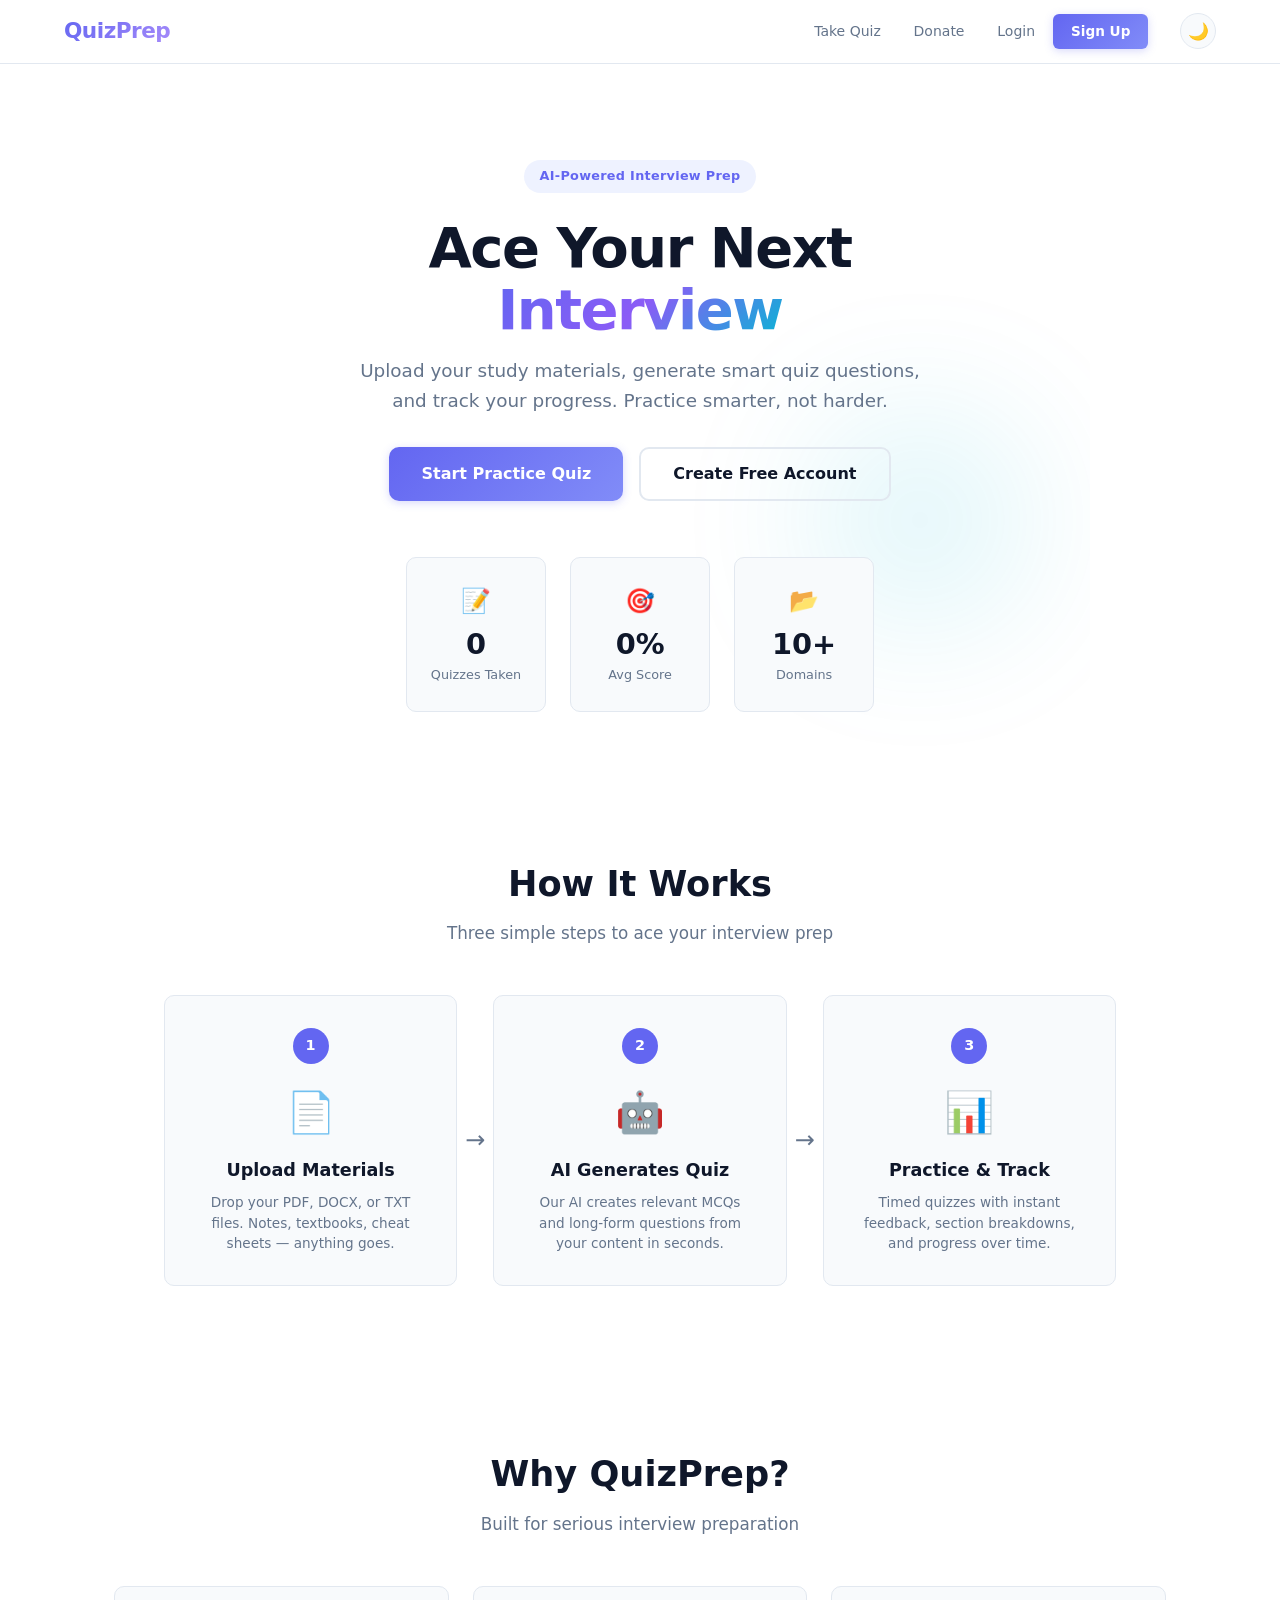
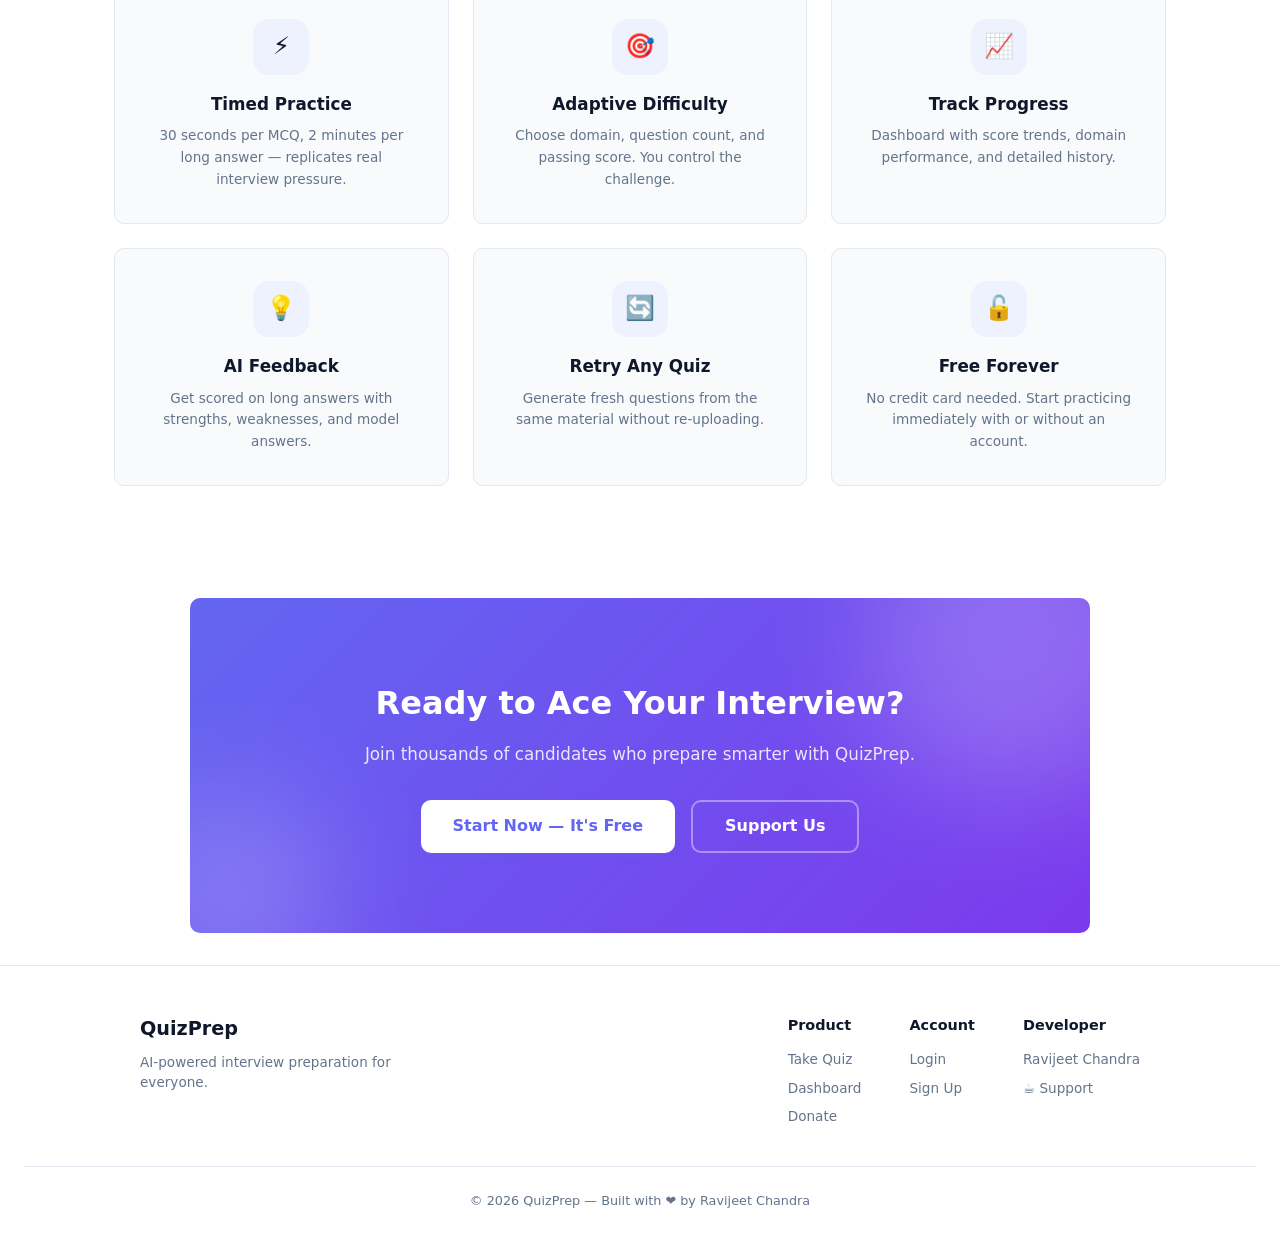
<file: frontend/index.html>
<!DOCTYPE html>
<html lang="en">
<head>
    <meta charset="UTF-8">
    <meta name="viewport" content="width=device-width, initial-scale=1.0">
    <title>QuizPrep — Ace Your Interviews</title>
    <link rel="stylesheet" href="css/style.css?v=5">
</head>
<body>
    <nav class="navbar">
        <div class="nav-container">
            <a href="." class="nav-brand">QuizPrep</a>
            <div class="nav-links">
                <a href="pages/quiz.html" class="nav-link">Take Quiz</a>
                <a href="pages/dashboard.html" class="nav-link" id="navDashboard" style="display:none">Dashboard</a>
                <a href="pages/donate.html" class="nav-link">Donate</a>
                <a href="pages/login.html" class="nav-link" id="navLogin">Login</a>
                <a href="pages/register.html" class="nav-link btn btn-primary" id="navRegister">Sign Up</a>
                <button class="nav-link" id="navLogout" style="display:none" onclick="handleLogout()">Logout</button>
            </div>
            <button class="theme-toggle" id="themeToggle" aria-label="Toggle theme">🌙</button>
            <button class="mobile-menu-btn" id="mobileMenuBtn">☰</button>
        </div>
    </nav>

    <main>
        <section class="hero">
            <div class="hero-bg">
                <div class="hero-blob hero-blob-1"></div>
                <div class="hero-blob hero-blob-2"></div>
                <div class="hero-blob hero-blob-3"></div>
            </div>
            <div class="hero-content">
                <div class="hero-badge">AI-Powered Interview Prep</div>
                <h1>Ace Your Next<br><span class="gradient-text">Interview</span></h1>
                <div class="welcome-message" id="welcomeMsg" style="display:none">
                    <p class="welcome-text">Welcome back, <strong id="welcomeName"></strong>!</p>
                </div>
                <p class="hero-subtitle">Upload your study materials, generate smart quiz questions, and track your progress. Practice smarter, not harder.</p>
                <div class="hero-actions">
                    <a href="pages/quiz.html" class="btn btn-primary btn-lg">Start Practice Quiz</a>
                    <a href="pages/register.html" class="btn btn-outline btn-lg" id="signupBtn">Create Free Account</a>
                </div>
                <div class="hero-stats">
                    <div class="stat-card">
                        <div class="stat-icon">📝</div>
                        <span class="stat-number" id="totalQuizzes">0</span>
                        <span class="stat-label">Quizzes Taken</span>
                    </div>
                    <div class="stat-card">
                        <div class="stat-icon">🎯</div>
                        <span class="stat-number" id="avgScore">0%</span>
                        <span class="stat-label">Avg Score</span>
                    </div>
                    <div class="stat-card">
                        <div class="stat-icon">📂</div>
                        <span class="stat-number">10+</span>
                        <span class="stat-label">Domains</span>
                    </div>
                </div>
            </div>
        </section>

        <section class="how-it-works">
            <div class="section-header">
                <h2>How It Works</h2>
                <p>Three simple steps to ace your interview prep</p>
            </div>
            <div class="steps-grid">
                <div class="step-card reveal">
                    <div class="step-number">1</div>
                    <div class="step-icon">📄</div>
                    <h3>Upload Materials</h3>
                    <p>Drop your PDF, DOCX, or TXT files. Notes, textbooks, cheat sheets — anything goes.</p>
                </div>
                <div class="step-connector">
                    <div class="connector-line"></div>
                    <div class="connector-arrow">→</div>
                </div>
                <div class="step-card reveal">
                    <div class="step-number">2</div>
                    <div class="step-icon">🤖</div>
                    <h3>AI Generates Quiz</h3>
                    <p>Our AI creates relevant MCQs and long-form questions from your content in seconds.</p>
                </div>
                <div class="step-connector">
                    <div class="connector-line"></div>
                    <div class="connector-arrow">→</div>
                </div>
                <div class="step-card reveal">
                    <div class="step-number">3</div>
                    <div class="step-icon">📊</div>
                    <h3>Practice & Track</h3>
                    <p>Timed quizzes with instant feedback, section breakdowns, and progress over time.</p>
                </div>
            </div>
        </section>

        <section class="features reveal">
            <div class="section-header">
                <h2>Why QuizPrep?</h2>
                <p>Built for serious interview preparation</p>
            </div>
            <div class="features-grid">
                <div class="feature-card reveal">
                    <div class="feature-icon-wrap">
                        <span class="feature-icon-inner">⚡</span>
                    </div>
                    <h3>Timed Practice</h3>
                    <p>30 seconds per MCQ, 2 minutes per long answer — replicates real interview pressure.</p>
                </div>
                <div class="feature-card reveal">
                    <div class="feature-icon-wrap">
                        <span class="feature-icon-inner">🎯</span>
                    </div>
                    <h3>Adaptive Difficulty</h3>
                    <p>Choose domain, question count, and passing score. You control the challenge.</p>
                </div>
                <div class="feature-card reveal">
                    <div class="feature-icon-wrap">
                        <span class="feature-icon-inner">📈</span>
                    </div>
                    <h3>Track Progress</h3>
                    <p>Dashboard with score trends, domain performance, and detailed history.</p>
                </div>
                <div class="feature-card reveal">
                    <div class="feature-icon-wrap">
                        <span class="feature-icon-inner">💡</span>
                    </div>
                    <h3>AI Feedback</h3>
                    <p>Get scored on long answers with strengths, weaknesses, and model answers.</p>
                </div>
                <div class="feature-card reveal">
                    <div class="feature-icon-wrap">
                        <span class="feature-icon-inner">🔄</span>
                    </div>
                    <h3>Retry Any Quiz</h3>
                    <p>Generate fresh questions from the same material without re-uploading.</p>
                </div>
                <div class="feature-card reveal">
                    <div class="feature-icon-wrap">
                        <span class="feature-icon-inner">🔓</span>
                    </div>
                    <h3>Free Forever</h3>
                    <p>No credit card needed. Start practicing immediately with or without an account.</p>
                </div>
            </div>
        </section>

        <section class="cta-section reveal">
            <div class="cta-bg">
                <div class="cta-blob cta-blob-1"></div>
                <div class="cta-blob cta-blob-2"></div>
            </div>
            <div class="cta-content">
                <h2>Ready to Ace Your Interview?</h2>
                <p>Join thousands of candidates who prepare smarter with QuizPrep.</p>
                <div class="cta-actions">
                    <a href="pages/quiz.html" class="btn btn-primary btn-lg">Start Now — It's Free</a>
                    <a href="pages/donate.html" class="btn btn-outline btn-lg">Support Us</a>
                </div>
            </div>
        </section>
    </main>

    <footer class="footer">
        <div class="footer-content">
            <div class="footer-brand">
                <h3>QuizPrep</h3>
                <p>AI-powered interview preparation for everyone.</p>
            </div>
            <div class="footer-links">
                <div class="footer-col">
                    <h4>Product</h4>
                    <a href="pages/quiz.html">Take Quiz</a>
                    <a href="pages/dashboard.html">Dashboard</a>
                    <a href="pages/donate.html">Donate</a>
                </div>
                <div class="footer-col">
                    <h4>Account</h4>
                    <a href="pages/login.html">Login</a>
                    <a href="pages/register.html">Sign Up</a>
                </div>
                <div class="footer-col">
                    <h4>Developer</h4>
                    <a href="https://github.com/ravijeetchandra" target="_blank">Ravijeet Chandra</a>
                    <a href="pages/donate.html">☕ Support</a>
                </div>
            </div>
        </div>
        <div class="footer-bottom">
            <p>&copy; 2026 QuizPrep — Built with ❤️ by Ravijeet Chandra</p>
        </div>
    </footer>

    <div id="toastContainer" class="toast-container"></div>
    <script src="js/api.js?v=4"></script>
    <script src="js/toast.js?v=4"></script>
    <script src="js/auth.js?v=4"></script>
    <script src="js/app.js?v=4"></script>
</body>
</html>
</file>
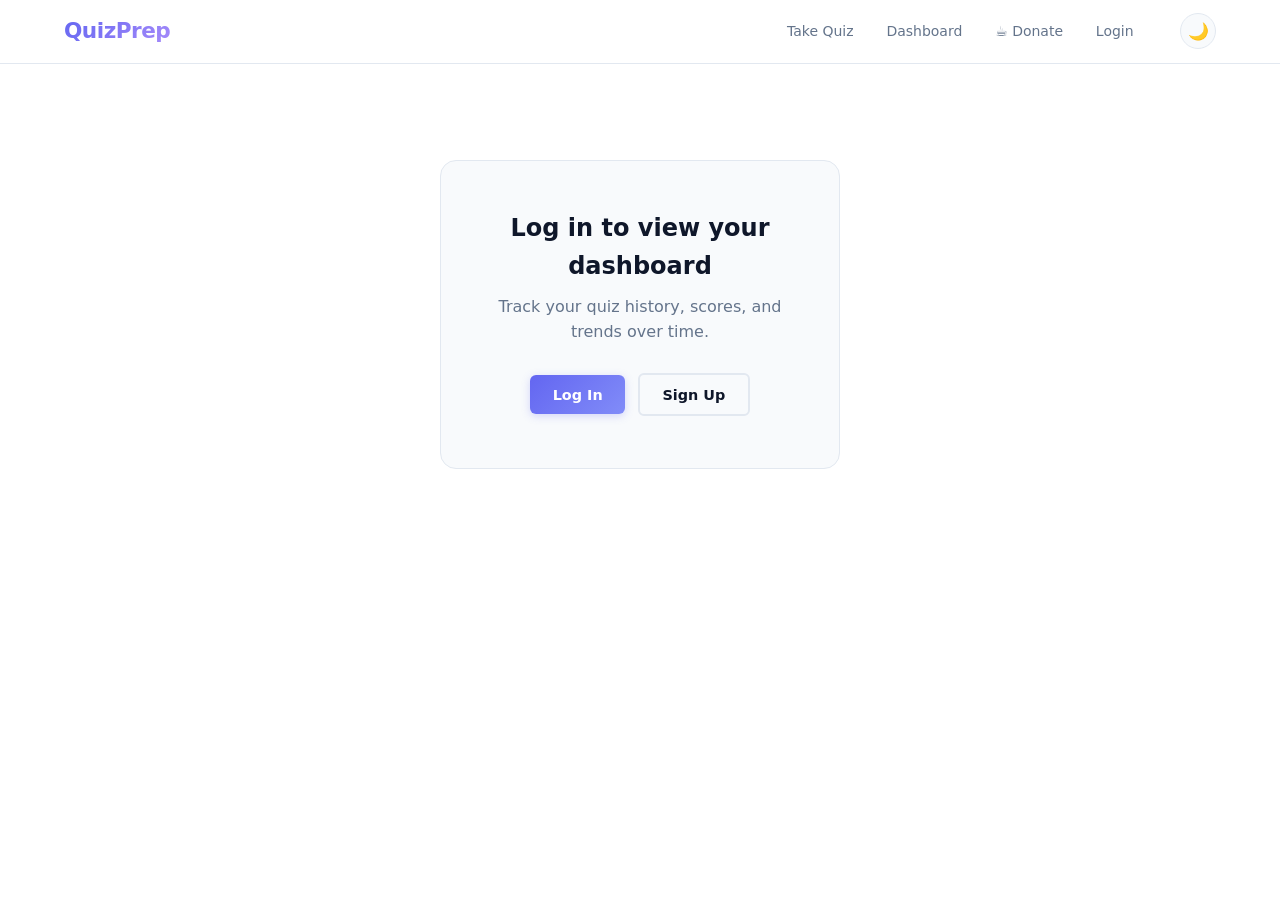
<file: frontend/pages/dashboard.html>
<!DOCTYPE html>
<html lang="en">
<head>
    <meta charset="UTF-8">
    <meta name="viewport" content="width=device-width, initial-scale=1.0">
    <title>Dashboard - QuizPrep</title>
    <link rel="stylesheet" href="../css/style.css?v=4">
</head>
<body>
    <nav class="navbar">
        <div class="nav-container">
            <a href="../index.html" class="nav-brand">QuizPrep</a>
            <div class="nav-links">
                <a href="quiz.html" class="nav-link">Take Quiz</a>
                <a href="dashboard.html" class="nav-link">Dashboard</a>
                <a href="donate.html" class="nav-link">☕ Donate</a>
                <a href="login.html" class="nav-link" id="navLogin" style="display:none">Login</a>
                <button class="nav-link" id="navLogout" onclick="handleLogout()">Logout</button>
            </div>
            <button class="theme-toggle" id="themeToggle" aria-label="Toggle theme">🌙</button>
            <button class="mobile-menu-btn" id="mobileMenuBtn">☰</button>
        </div>
    </nav>

    <main class="dashboard-page">
        <div id="dashboardLoading" class="loading-state">
            <div class="spinner"></div>
            <p>Loading your dashboard...</p>
        </div>

        <div id="dashboardContent" style="display:none">
            <div class="dashboard-header">
                <h1>Your Dashboard</h1>
                <p id="dashboardGreeting"></p>
            </div>

            <div class="dashboard-cards">
                <div class="dash-card">
                    <div class="dash-card-icon">📝</div>
                    <div class="dash-card-value" id="totalQuizzes">0</div>
                    <div class="dash-card-label">Total Quizzes</div>
                </div>
                <div class="dash-card">
                    <div class="dash-card-icon">📊</div>
                    <div class="dash-card-value" id="avgScore">0%</div>
                    <div class="dash-card-label">Average Score</div>
                </div>
                <div class="dash-card">
                    <div class="dash-card-icon">🏆</div>
                    <div class="dash-card-value" id="bestScore">0%</div>
                    <div class="dash-card-label">Best Score</div>
                </div>
                <div class="dash-card">
                    <div class="dash-card-icon">🔥</div>
                    <div class="dash-card-value" id="currentStreak">0</div>
                    <div class="dash-card-label">Pass Streak</div>
                </div>
            </div>

            <div class="dashboard-grid">
                <div class="dashboard-section">
                    <h2>Score Trend</h2>
                    <div class="chart-container" id="trendChart">
                        <canvas id="trendCanvas"></canvas>
                    </div>
                </div>

                <div class="dashboard-section">
                    <h2>Domain Performance</h2>
                    <div id="domainBars"></div>
                </div>
            </div>

            <div class="dashboard-section">
                <h2>Recent Quizzes</h2>
                <div class="table-container">
                    <table class="quiz-table" id="quizTable">
                        <thead>
                            <tr>
                                <th>Date</th>
                                <th>Domain</th>
                                <th>Document</th>
                                <th>Score</th>
                                <th>Result</th>
                                <th>Action</th>
                            </tr>
                        </thead>
                        <tbody id="quizTableBody"></tbody>
                    </table>
                </div>
            </div>
        </div>

        <div id="loginPrompt" style="display:none" class="login-prompt">
            <div class="prompt-card">
                <h2>Log in to view your dashboard</h2>
                <p>Track your quiz history, scores, and trends over time.</p>
                <a href="login.html" class="btn btn-primary">Log In</a>
                <a href="register.html" class="btn btn-outline">Sign Up</a>
            </div>
        </div>
    </main>

    <div id="toastContainer" class="toast-container"></div>
    <script src="../js/api.js"></script>
    <script src="../js/toast.js"></script>
    <script src="../js/auth.js"></script>
    <script src="../js/dashboard.js"></script>
</body>
</html>
</file>
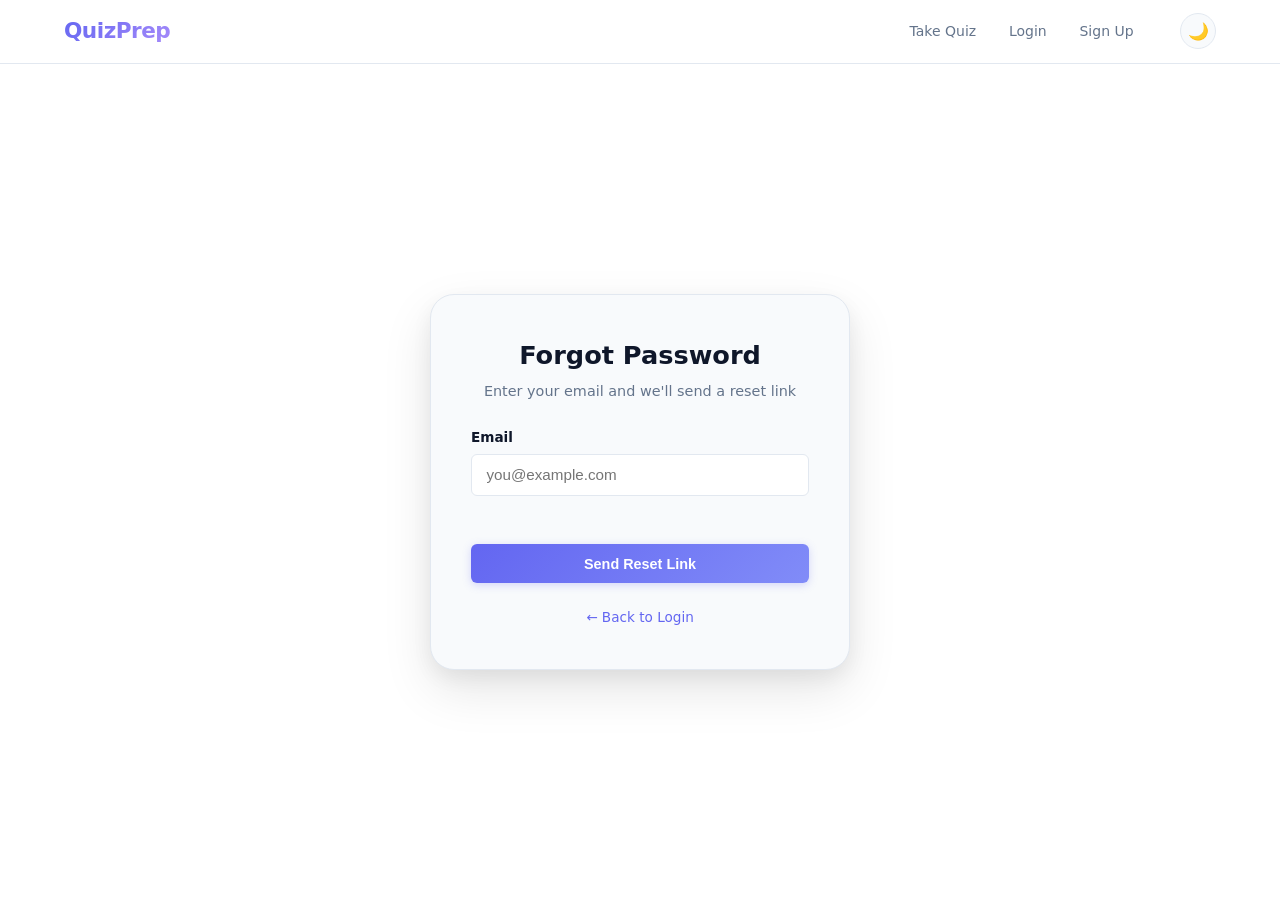
<file: frontend/pages/forgot-password.html>
<!DOCTYPE html>
<html lang="en">
<head>
    <meta charset="UTF-8">
    <meta name="viewport" content="width=device-width, initial-scale=1.0">
    <title>Forgot Password - QuizPrep</title>
    <link rel="stylesheet" href="../css/style.css?v=4">
</head>
<body>
    <nav class="navbar">
        <div class="nav-container">
            <a href="../index.html" class="nav-brand">QuizPrep</a>
            <div class="nav-links">
                <a href="quiz.html" class="nav-link">Take Quiz</a>
                <a href="login.html" class="nav-link">Login</a>
                <a href="register.html" class="nav-link">Sign Up</a>
            </div>
            <button class="theme-toggle" id="themeToggle" aria-label="Toggle theme">🌙</button>
            <button class="mobile-menu-btn" id="mobileMenuBtn">☰</button>
        </div>
    </nav>

    <main class="auth-page">
        <div class="auth-card">
            <h1>Forgot Password</h1>
            <p class="auth-subtitle">Enter your email and we'll send a reset link</p>
            <form id="forgotPasswordForm" class="auth-form">
                <div class="form-group">
                    <label for="email">Email</label>
                    <input type="email" id="email" name="email" placeholder="you@example.com" required>
                </div>
                <div class="form-error" id="forgotError"></div>
                <div class="form-success" id="forgotSuccess" style="display:none"></div>
                <button type="submit" class="btn btn-primary btn-block" id="forgotBtn">
                    <span class="btn-text">Send Reset Link</span>
                    <span class="btn-loader" style="display:none">⏳</span>
                </button>
            </form>
            <p class="auth-footer"><a href="login.html">← Back to Login</a></p>
        </div>
    </main>

    <div id="toastContainer" class="toast-container"></div>
    <script src="../js/api.js"></script>
    <script src="../js/toast.js"></script>
    <script src="../js/auth.js"></script>
</body>
</html>
</file>
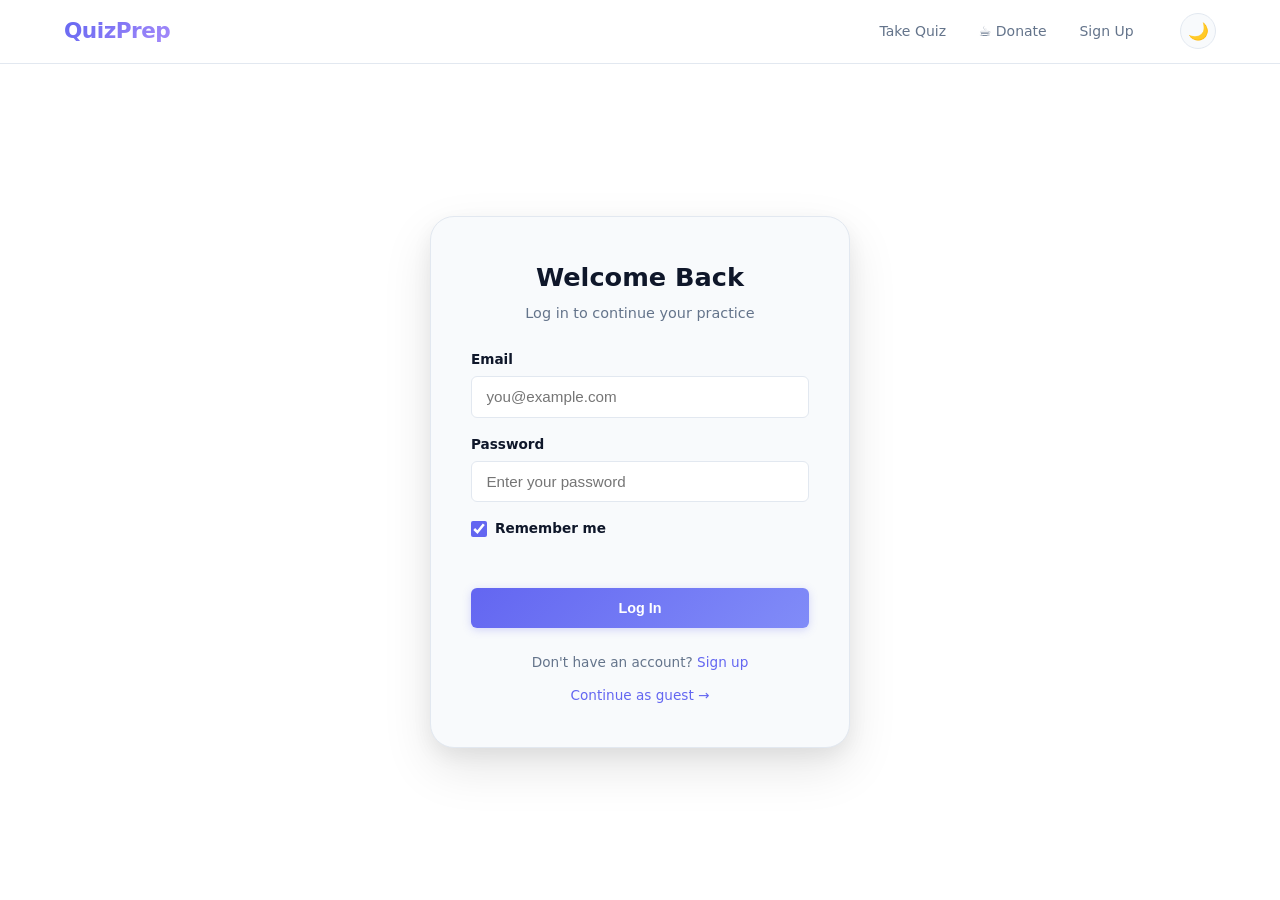
<file: frontend/pages/login.html>
<!DOCTYPE html>
<html lang="en">
<head>
    <meta charset="UTF-8">
    <meta name="viewport" content="width=device-width, initial-scale=1.0">
    <title>Login - QuizPrep</title>
    <link rel="stylesheet" href="../css/style.css?v=4">
</head>
<body>
    <nav class="navbar">
        <div class="nav-container">
            <a href="../index.html" class="nav-brand">QuizPrep</a>
            <div class="nav-links">
                <a href="quiz.html" class="nav-link">Take Quiz</a>
                <a href="donate.html" class="nav-link">☕ Donate</a>
                <a href="register.html" class="nav-link">Sign Up</a>
            </div>
            <button class="theme-toggle" id="themeToggle" aria-label="Toggle theme">🌙</button>
            <button class="mobile-menu-btn" id="mobileMenuBtn">☰</button>
        </div>
    </nav>

    <main class="auth-page">
        <div class="auth-card">
            <h1>Welcome Back</h1>
            <p class="auth-subtitle">Log in to continue your practice</p>
            <form id="loginForm" class="auth-form">
                <div class="form-group">
                    <label for="email">Email</label>
                    <input type="email" id="email" name="email" placeholder="you@example.com" required>
                </div>
                <div class="form-group">
                    <label for="password">Password</label>
                    <input type="password" id="password" name="password" placeholder="Enter your password" required minlength="8">
                </div>
                <div class="form-group form-checkbox">
                    <label>
                        <input type="checkbox" id="rememberMe" checked>
                        Remember me
                    </label>
                </div>
                <div class="form-error" id="loginError"></div>
                <button type="submit" class="btn btn-primary btn-block" id="loginBtn">
                    <span class="btn-text">Log In</span>
                    <span class="btn-loader" style="display:none">⏳</span>
                </button>
            </form>
            <p class="auth-footer">Don't have an account? <a href="register.html">Sign up</a></p>
            <p class="auth-guest"><a href="quiz.html">Continue as guest →</a></p>
        </div>
    </main>

    <div id="toastContainer" class="toast-container"></div>
    <script src="../js/api.js"></script>
    <script src="../js/toast.js"></script>
    <script src="../js/auth.js"></script>
</body>
</html>
</file>
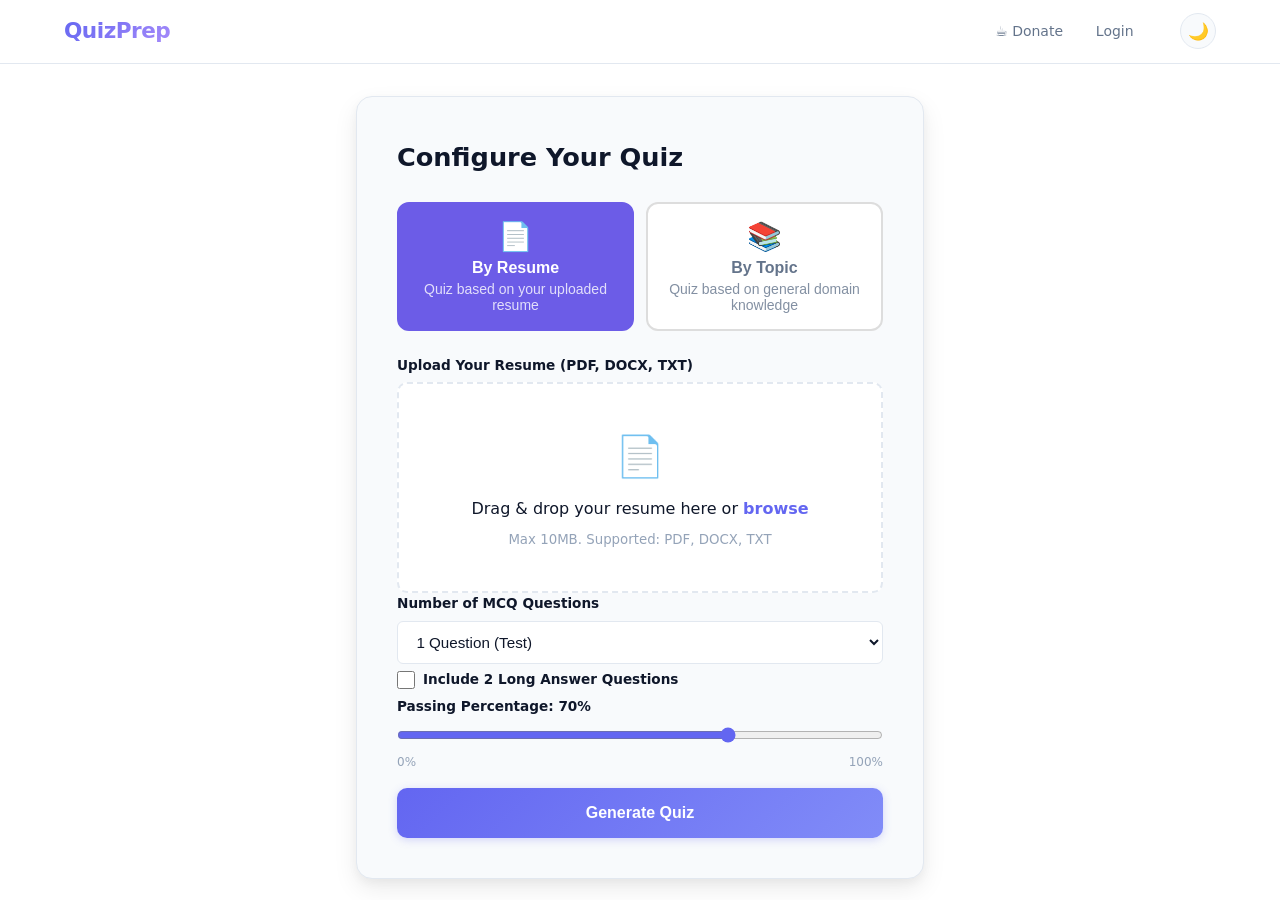
<file: frontend/pages/quiz.html>
<!DOCTYPE html>
<html lang="en">
<head>
    <meta charset="UTF-8">
    <meta name="viewport" content="width=device-width, initial-scale=1.0">
    <title>Quiz - QuizPrep</title>
    <link rel="stylesheet" href="../css/style.css?v=4">
</head>
<body>
    <nav class="navbar">
        <div class="nav-container">
            <a href="../index.html" class="nav-brand">QuizPrep</a>
            <div class="nav-links">
                <a href="dashboard.html" class="nav-link" id="navDashboard" style="display:none">Dashboard</a>
                <a href="donate.html" class="nav-link">☕ Donate</a>
                <a href="login.html" class="nav-link" id="navLogin">Login</a>
                <button class="nav-link" id="navLogout" style="display:none" onclick="handleLogout()">Logout</button>
            </div>
            <button class="theme-toggle" id="themeToggle" aria-label="Toggle theme">🌙</button>
            <button class="mobile-menu-btn" id="mobileMenuBtn">☰</button>
        </div>
    </nav>

    <main>
        <div id="setupPhase" class="quiz-setup">
            <div class="setup-card">
                <h1>Configure Your Quiz</h1>
                <div class="mode-selector">
                    <button class="mode-btn mode-active" id="modeResume" onclick="setMode('resume')">
                        <span class="mode-icon">📄</span>
                        By Resume
                        <span class="mode-label">Quiz based on your uploaded resume</span>
                    </button>
                    <button class="mode-btn" id="modeTopic" onclick="setMode('topic')">
                        <span class="mode-icon">📚</span>
                        By Topic
                        <span class="mode-label">Quiz based on general domain knowledge</span>
                    </button>
                </div>
                <form id="setupForm" novalidate>
                    <div id="topicSection">
                        <div class="form-group">
                            <label for="domain">Interview Domain</label>
                            <select id="domain" name="domain" required>
                                <option value="">Select a domain...</option>
                            </select>
                        </div>
                    </div>
                    <div id="resumeSection">
                        <div class="form-group">
                            <label for="fileUpload">Upload Your Resume (PDF, DOCX, TXT)</label>
                            <div class="file-drop-zone" id="fileDropZone">
                                <div class="file-drop-content">
                                    <span class="file-icon">📄</span>
                                    <p>Drag & drop your resume here or <strong>browse</strong></p>
                                    <small>Max 10MB. Supported: PDF, DOCX, TXT</small>
                                </div>
                                <input type="file" id="fileUpload" name="file" accept=".pdf,.doc,.docx,.txt" hidden>
                            </div>
                            <div class="file-info" id="fileInfo" style="display:none">
                                <span id="fileName"></span>
                                <button type="button" class="btn btn-small btn-outline" id="removeFile">Remove</button>
                            </div>
                        </div>
                    </div>
                    <div class="form-group">
                        <label for="mcqCount">Number of MCQ Questions</label>
                        <select id="mcqCount" name="mcqCount">
                            <option value="1">1 Question (Test)</option>
                            <option value="10">10 Questions</option>
                            <option value="20">20 Questions</option>
                        </select>
                    </div>
                    <div class="form-group">
                        <label class="checkbox-label">
                            <input type="checkbox" id="hasLongQuestions" name="hasLongQuestions">
                            Include 2 Long Answer Questions
                        </label>
                    </div>
                    <div class="form-group">
                        <label for="passingPercentage">Passing Percentage: <span id="passingValue">70%</span></label>
                        <input type="range" id="passingPercentage" name="passingPercentage" min="0" max="100" value="70">
                        <div class="range-labels">
                            <span>0%</span>
                            <span>100%</span>
                        </div>
                    </div>
                    <div class="form-error" id="setupError"></div>
                    <button type="submit" class="btn btn-primary btn-block btn-lg" id="generateBtn">
                        <span class="btn-text">Generate Quiz</span>
                        <span class="btn-loader" style="display:none">⏳ Generating questions...</span>
                    </button>
                </form>
            </div>
        </div>

        <div id="quizPhase" class="quiz-active" style="display:none">
            <div class="quiz-header">
                <div class="quiz-progress-bar">
                    <div class="quiz-progress-fill" id="progressFill"></div>
                </div>
                <div class="quiz-meta">
                    <span id="questionCounter">Question 1/10</span>
                    <span class="quiz-timer" id="quizTimer">⏱️ 0:30</span>
                </div>
            </div>

            <div class="quiz-card" id="questionCard">
                <div class="question-type-badge" id="questionTypeBadge">MCQ</div>
                <h2 class="question-text" id="questionText"></h2>

                <div id="mcqOptions" class="mcq-options"></div>

                <div id="longAnswerArea" style="display:none">
                    <textarea id="longAnswerInput" class="long-answer-input" placeholder="Type your answer here..." rows="6"></textarea>
                    <small class="form-hint">Your answer will be evaluated by AI based on the document content.</small>
                </div>

                <div class="question-actions">
                    <button class="btn btn-primary" id="nextBtn" onclick="submitAnswer()">
                        <span id="nextBtnText">Next →</span>
                    </button>
                </div>
            </div>

            <div id="timeoutWarning" class="timeout-overlay" style="display:none">
                <div class="timeout-card">
                    <h3>⏰ Time's Up!</h3>
                    <p>Moving to the next question...</p>
                </div>
            </div>
        </div>

        <div id="retryLoading" class="retry-loading-overlay" style="display:none">
            <div class="retry-loading-card">
                <div class="retry-spinner"></div>
                <h2>Generating Your Quiz</h2>
                <div class="retry-progress-bar">
                    <div class="retry-progress-fill" id="retryProgressFill"></div>
                </div>
                <p class="retry-status" id="retryStatus">Starting up...</p>
            </div>
        </div>
    </main>

    <div id="toastContainer" class="toast-container"></div>
    <script src="../js/api.js?v=2"></script>
    <script src="../js/toast.js?v=2"></script>
    <script src="../js/auth.js?v=2"></script>
    <script src="../js/quiz.js?v=2"></script>
</body>
</html>
</file>
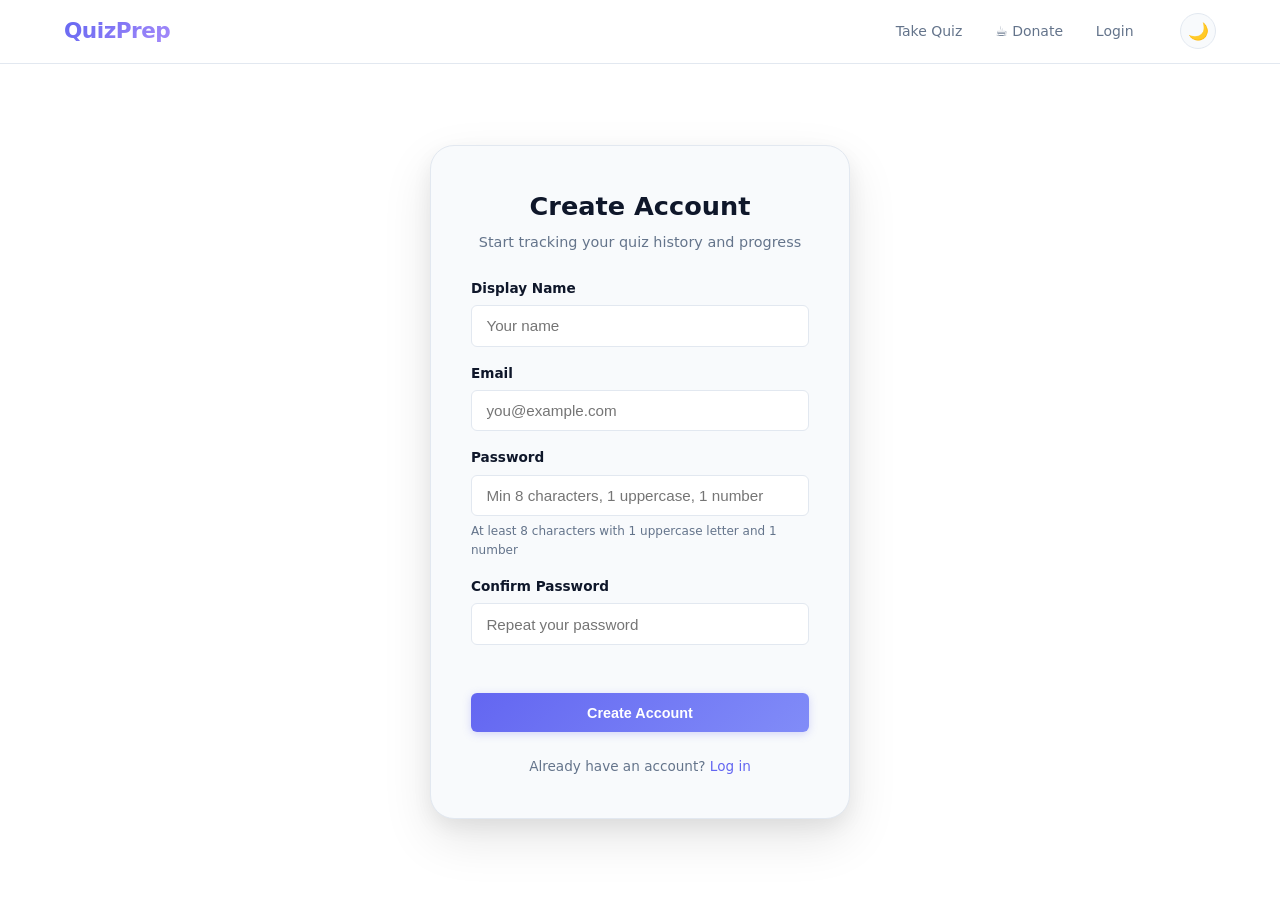
<file: frontend/pages/register.html>
<!DOCTYPE html>
<html lang="en">
<head>
    <meta charset="UTF-8">
    <meta name="viewport" content="width=device-width, initial-scale=1.0">
    <title>Register - QuizPrep</title>
    <link rel="stylesheet" href="../css/style.css?v=4">
</head>
<body>
    <nav class="navbar">
        <div class="nav-container">
            <a href="../index.html" class="nav-brand">QuizPrep</a>
            <div class="nav-links">
                <a href="quiz.html" class="nav-link">Take Quiz</a>
                <a href="donate.html" class="nav-link">☕ Donate</a>
                <a href="login.html" class="nav-link">Login</a>
            </div>
            <button class="theme-toggle" id="themeToggle" aria-label="Toggle theme">🌙</button>
            <button class="mobile-menu-btn" id="mobileMenuBtn">☰</button>
        </div>
    </nav>

    <main class="auth-page">
        <div class="auth-card">
            <h1>Create Account</h1>
            <p class="auth-subtitle">Start tracking your quiz history and progress</p>
            <form id="registerForm" class="auth-form">
                <div class="form-group">
                    <label for="displayName">Display Name</label>
                    <input type="text" id="displayName" name="displayName" placeholder="Your name">
                </div>
                <div class="form-group">
                    <label for="email">Email</label>
                    <input type="email" id="email" name="email" placeholder="you@example.com" required>
                </div>
                <div class="form-group">
                    <label for="password">Password</label>
                    <input type="password" id="password" name="password" placeholder="Min 8 characters, 1 uppercase, 1 number" required minlength="8">
                    <small class="form-hint">At least 8 characters with 1 uppercase letter and 1 number</small>
                </div>
                <div class="form-group">
                    <label for="confirmPassword">Confirm Password</label>
                    <input type="password" id="confirmPassword" name="confirmPassword" placeholder="Repeat your password" required>
                </div>
                <div class="form-error" id="registerError"></div>
                <button type="submit" class="btn btn-primary btn-block" id="registerBtn">
                    <span class="btn-text">Create Account</span>
                    <span class="btn-loader" style="display:none">⏳</span>
                </button>
            </form>
            <p class="auth-footer">Already have an account? <a href="login.html">Log in</a></p>
        </div>
    </main>

    <div id="toastContainer" class="toast-container"></div>
    <script src="../js/api.js"></script>
    <script src="../js/toast.js"></script>
    <script src="../js/auth.js"></script>
</body>
</html>
</file>
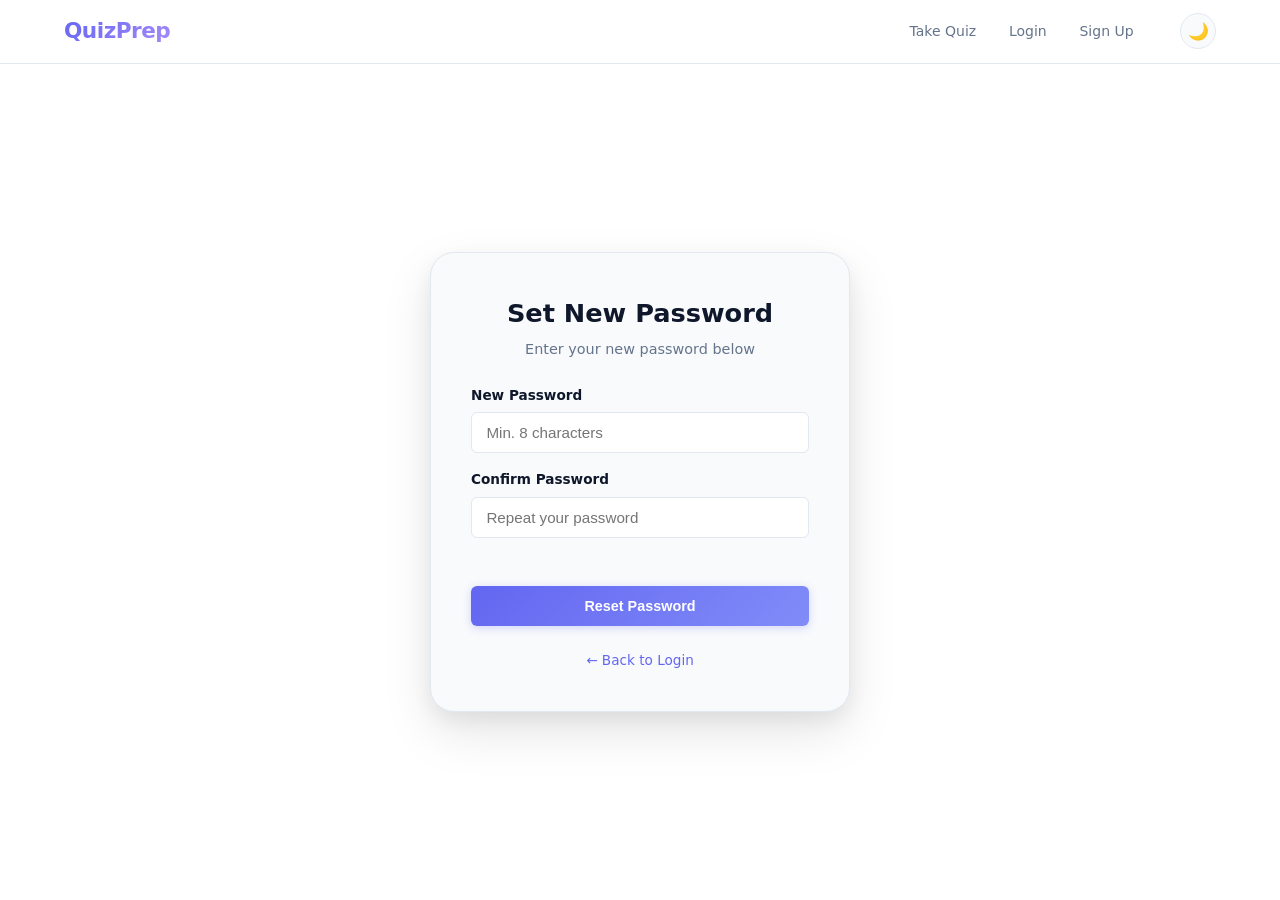
<file: frontend/pages/reset-password.html>
<!DOCTYPE html>
<html lang="en">
<head>
    <meta charset="UTF-8">
    <meta name="viewport" content="width=device-width, initial-scale=1.0">
    <title>Reset Password - QuizPrep</title>
    <link rel="stylesheet" href="../css/style.css?v=4">
</head>
<body>
    <nav class="navbar">
        <div class="nav-container">
            <a href="../index.html" class="nav-brand">QuizPrep</a>
            <div class="nav-links">
                <a href="quiz.html" class="nav-link">Take Quiz</a>
                <a href="login.html" class="nav-link">Login</a>
                <a href="register.html" class="nav-link">Sign Up</a>
            </div>
            <button class="theme-toggle" id="themeToggle" aria-label="Toggle theme">🌙</button>
            <button class="mobile-menu-btn" id="mobileMenuBtn">☰</button>
        </div>
    </nav>

    <main class="auth-page">
        <div class="auth-card">
            <h1>Set New Password</h1>
            <p class="auth-subtitle">Enter your new password below</p>
            <form id="resetPasswordForm" class="auth-form">
                <input type="hidden" id="resetToken" name="token">
                <div class="form-group">
                    <label for="password">New Password</label>
                    <input type="password" id="password" name="password" placeholder="Min. 8 characters" required minlength="8">
                </div>
                <div class="form-group">
                    <label for="confirmPassword">Confirm Password</label>
                    <input type="password" id="confirmPassword" name="confirmPassword" placeholder="Repeat your password" required minlength="8">
                </div>
                <div class="form-error" id="resetError"></div>
                <div class="form-success" id="resetSuccess" style="display:none"></div>
                <button type="submit" class="btn btn-primary btn-block" id="resetBtn">
                    <span class="btn-text">Reset Password</span>
                    <span class="btn-loader" style="display:none">⏳</span>
                </button>
            </form>
            <p class="auth-footer"><a href="login.html">← Back to Login</a></p>
        </div>
    </main>

    <div id="toastContainer" class="toast-container"></div>
    <script src="../js/api.js"></script>
    <script src="../js/toast.js"></script>
    <script src="../js/auth.js"></script>
</body>
</html>
</file>
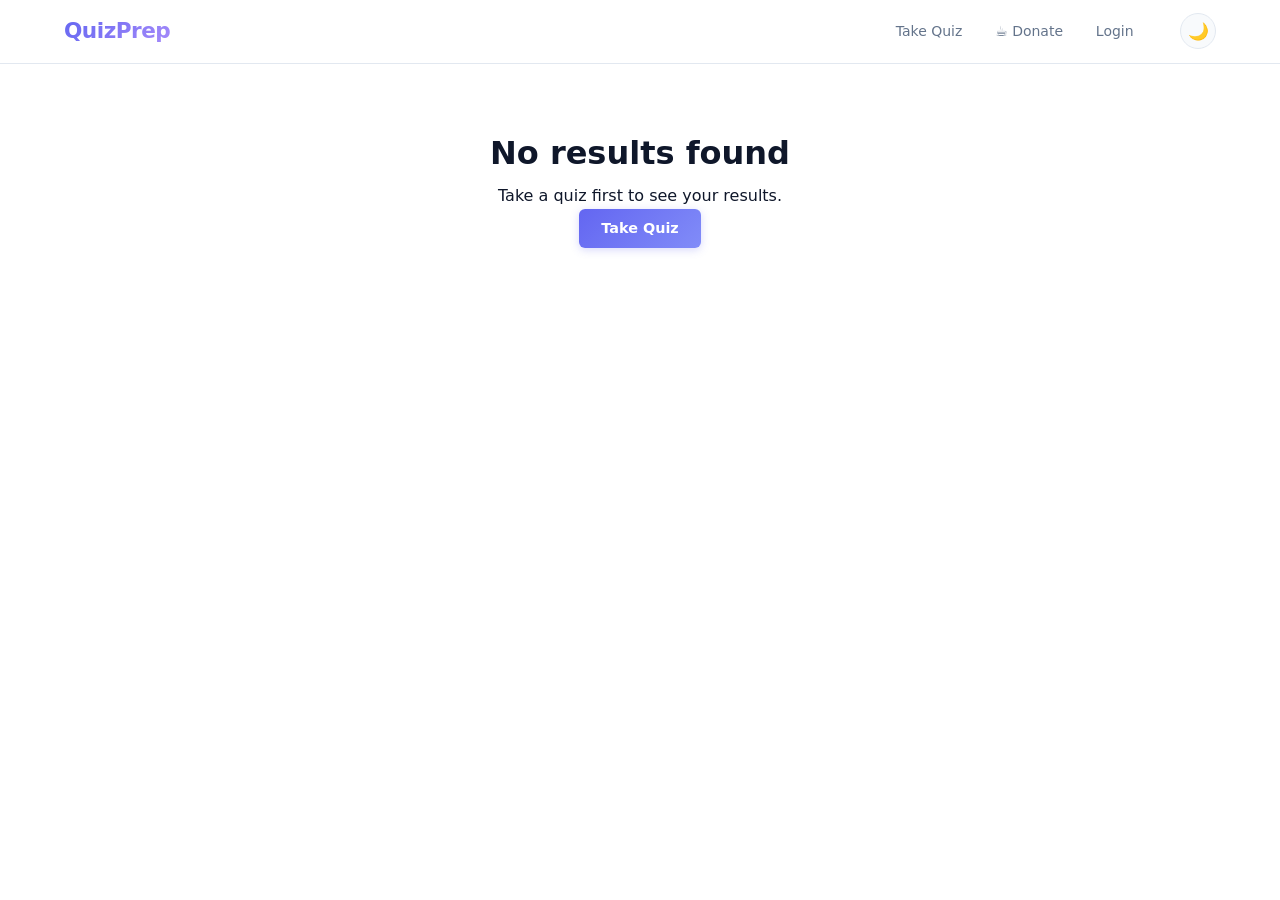
<file: frontend/pages/results.html>
<!DOCTYPE html>
<html lang="en">
<head>
    <meta charset="UTF-8">
    <meta name="viewport" content="width=device-width, initial-scale=1.0">
    <title>Results - QuizPrep</title>
    <link rel="stylesheet" href="../css/style.css?v=4">
</head>
<body>
    <nav class="navbar">
        <div class="nav-container">
            <a href="../index.html" class="nav-brand">QuizPrep</a>
            <div class="nav-links">
                <a href="quiz.html" class="nav-link">Take Quiz</a>
                <a href="dashboard.html" class="nav-link" id="navDashboard" style="display:none">Dashboard</a>
                <a href="donate.html" class="nav-link">☕ Donate</a>
                <a href="login.html" class="nav-link" id="navLogin">Login</a>
                <button class="nav-link" id="navLogout" style="display:none" onclick="handleLogout()">Logout</button>
            </div>
            <button class="theme-toggle" id="themeToggle" aria-label="Toggle theme">🌙</button>
            <button class="mobile-menu-btn" id="mobileMenuBtn">☰</button>
        </div>
    </nav>

    <main class="results-page">
        <div id="resultsLoading" class="loading-state">
            <div class="spinner"></div>
            <p>Loading your results...</p>
        </div>

        <div id="resultsContent" style="display:none">
            <div class="result-hero" id="resultHero">
                <div class="score-ring-container">
                    <svg class="score-ring" viewBox="0 0 200 200">
                        <circle cx="100" cy="100" r="90" class="ring-bg" />
                        <circle cx="100" cy="100" r="90" class="ring-fill" id="scoreRing" />
                        <text x="100" y="105" text-anchor="middle" class="score-text" id="scoreText">0%</text>
                    </svg>
                </div>
                <h1 id="resultTitle">Quiz Complete!</h1>
                <p class="result-domain" id="resultDomain"></p>
                <div class="result-badge" id="resultBadge"></div>
            </div>

            <div class="result-stats">
                <div class="stat-card">
                    <span class="stat-value" id="correctCount">0</span>
                    <span class="stat-label">Correct</span>
                </div>
                <div class="stat-card">
                    <span class="stat-value" id="totalQuestions">0</span>
                    <span class="stat-label">Total</span>
                </div>
                <div class="stat-card">
                    <span class="stat-value" id="passingScore">70%</span>
                    <span class="stat-label">Passing</span>
                </div>
            </div>

            <div class="result-section-breakdown" id="sectionBreakdown">
                <h2>Section Breakdown</h2>
                <div id="sectionBars"></div>
            </div>

            <div class="result-answers" id="answerReview">
                <h2>Question Review</h2>
                <div id="answersList"></div>
            </div>

            <div class="donation-prompt" id="donationPrompt">
                <div class="donation-card">
                    <span class="donation-icon">🍵</span>
                    <h3>Enjoyed this quiz? Support QuizPrep!</h3>
                    <p>If this helped you prepare, consider buying me a chai. Keeps the project free and ad-free for everyone.</p>
                    <a href="donate.html" class="btn btn-primary">🍵 Buy Me a Chai</a>
                </div>
            </div>

            <div class="result-actions">
                <a href="quiz.html?retry=1" class="btn btn-primary btn-lg" id="retrySameBtn">🔄 Retry Same Topic</a>
                <a href="quiz.html" class="btn btn-outline btn-lg">📄 New Quiz</a>
                <a href="dashboard.html" class="btn btn-outline btn-lg" id="viewDashboardBtn">📊 Dashboard</a>
                <button class="btn btn-outline" onclick="window.print()">🖨️ Print Report</button>
            </div>
        </div>
    </main>

    <div id="toastContainer" class="toast-container"></div>
    <script src="../js/api.js"></script>
    <script src="../js/toast.js"></script>
    <script src="../js/auth.js"></script>
    <script src="../js/results.js"></script>
</body>
</html>
</file>
<file: frontend/css/style.css>
:root {
    --bg: #ffffff;
    --bg-secondary: #f8fafc;
    --bg-tertiary: #f1f5f9;
    --text: #0f172a;
    --text-secondary: #64748b;
    --text-muted: #94a3b8;
    --primary: #6366f1;
    --primary-hover: #4f46e5;
    --primary-light: #eef2ff;
    --primary-subtle: rgba(99, 102, 241, 0.08);
    --border: #e2e8f0;
    --border-light: #f1f5f9;
    --success: #10b981;
    --success-light: #d1fae5;
    --danger: #ef4444;
    --danger-light: #fee2e2;
    --warning: #f59e0b;
    --warning-light: #fef3c7;
    --info: #06b6d4;
    --shadow-sm: 0 1px 2px rgba(0,0,0,0.05);
    --shadow: 0 1px 3px rgba(0,0,0,0.08), 0 1px 2px rgba(0,0,0,0.04);
    --shadow-md: 0 4px 6px rgba(0,0,0,0.07), 0 2px 4px rgba(0,0,0,0.04);
    --shadow-lg: 0 10px 25px rgba(0,0,0,0.08), 0 4px 10px rgba(0,0,0,0.04);
    --shadow-xl: 0 20px 50px rgba(0,0,0,0.1), 0 8px 20px rgba(0,0,0,0.06);
    --radius-sm: 6px;
    --radius: 10px;
    --radius-lg: 16px;
    --radius-xl: 24px;
    --font: 'Inter', 'Segoe UI', system-ui, -apple-system, sans-serif;
    --nav-height: 64px;
    --transition: 0.2s cubic-bezier(0.4, 0, 0.2, 1);
}

[data-theme="dark"] {
    --bg: #0b1121;
    --bg-secondary: #131c31;
    --bg-tertiary: #1a2642;
    --text: #e2e8f0;
    --text-secondary: #94a3b8;
    --text-muted: #64748b;
    --primary: #818cf8;
    --primary-hover: #6366f1;
    --primary-light: #1e1b4b;
    --primary-subtle: rgba(129, 140, 248, 0.08);
    --border: #1e293b;
    --border-light: #1a1f35;
    --success-light: #064e3b;
    --shadow-sm: 0 1px 2px rgba(0,0,0,0.2);
    --shadow: 0 1px 3px rgba(0,0,0,0.3), 0 1px 2px rgba(0,0,0,0.2);
    --shadow-md: 0 4px 6px rgba(0,0,0,0.3), 0 2px 4px rgba(0,0,0,0.2);
    --shadow-lg: 0 10px 25px rgba(0,0,0,0.3), 0 4px 10px rgba(0,0,0,0.2);
    --shadow-xl: 0 20px 50px rgba(0,0,0,0.4), 0 8px 20px rgba(0,0,0,0.3);
}

* { margin: 0; padding: 0; box-sizing: border-box; }

body {
    font-family: var(--font);
    background: var(--bg);
    color: var(--text);
    line-height: 1.6;
    -webkit-font-smoothing: antialiased;
    -moz-osx-font-smoothing: grayscale;
    transition: background var(--transition), color var(--transition);
    min-height: 100vh;
}

::selection {
    background: var(--primary);
    color: #fff;
}

a { color: var(--primary); text-decoration: none; transition: color var(--transition); }
a:hover { color: var(--primary-hover); }

img { max-width: 100%; height: auto; }

/* Navbar */
.navbar {
    background: rgba(255,255,255,0.7);
    border-bottom: 1px solid var(--border);
    position: sticky;
    top: 0;
    z-index: 100;
    backdrop-filter: blur(16px) saturate(180%);
    -webkit-backdrop-filter: blur(16px) saturate(180%);
    height: var(--nav-height);
    display: flex;
    align-items: center;
}

[data-theme="dark"] .navbar {
    background: rgba(11, 17, 33, 0.7);
}

.nav-container {
    max-width: 1200px;
    margin: 0 auto;
    padding: 0 1.5rem;
    width: 100%;
    display: flex;
    align-items: center;
    gap: 2rem;
}

.nav-brand {
    font-size: 1.35rem;
    font-weight: 800;
    background: linear-gradient(135deg, var(--primary), #a78bfa);
    -webkit-background-clip: text;
    -webkit-text-fill-color: transparent;
    background-clip: text;
    letter-spacing: -0.5px;
}

.nav-links {
    display: flex;
    align-items: center;
    gap: 0.25rem;
    margin-left: auto;
}

.nav-link {
    color: var(--text-secondary);
    font-size: 0.875rem;
    font-weight: 500;
    padding: 0.5rem 0.9rem;
    border-radius: var(--radius-sm);
    border: none;
    background: none;
    cursor: pointer;
    transition: all var(--transition);
    text-decoration: none;
}

.nav-link:hover {
    color: var(--text);
    background: var(--primary-subtle);
}

.nav-link.btn-primary {
    color: #fff;
    padding: 0.5rem 1.1rem;
    font-size: 0.85rem;
    font-weight: 600;
}

.theme-toggle {
    background: var(--bg-secondary);
    border: 1px solid var(--border);
    border-radius: 50%;
    width: 36px;
    height: 36px;
    cursor: pointer;
    font-size: 1.05rem;
    display: flex;
    align-items: center;
    justify-content: center;
    transition: all var(--transition);
    flex-shrink: 0;
}

.theme-toggle:hover {
    background: var(--bg-tertiary);
    transform: rotate(15deg);
}

[data-theme="dark"] .theme-toggle:hover {
    transform: rotate(-15deg);
}

.mobile-menu-btn {
    display: none;
    background: none;
    border: none;
    font-size: 1.5rem;
    cursor: pointer;
    color: var(--text);
}

/* Buttons */
.btn {
    display: inline-flex;
    align-items: center;
    justify-content: center;
    gap: 0.5rem;
    padding: 0.6rem 1.4rem;
    border-radius: var(--radius-sm);
    font-size: 0.9rem;
    font-weight: 600;
    cursor: pointer;
    border: none;
    transition: all var(--transition);
    text-decoration: none;
    line-height: 1.4;
    position: relative;
    overflow: hidden;
}

.btn:active {
    transform: scale(0.97);
}

.btn-primary {
    background: linear-gradient(135deg, var(--primary), #818cf8);
    color: #fff;
    box-shadow: 0 2px 8px rgba(99, 102, 241, 0.25);
}

.btn-primary:hover {
    background: linear-gradient(135deg, var(--primary-hover), var(--primary));
    transform: translateY(-1px);
    box-shadow: 0 4px 14px rgba(99, 102, 241, 0.35);
}

.btn-outline {
    background: transparent;
    border: 2px solid var(--border);
    color: var(--text);
}

.btn-outline:hover {
    border-color: var(--primary);
    color: var(--primary);
    background: var(--primary-subtle);
    transform: translateY(-1px);
}

.btn-lg {
    padding: 0.85rem 2rem;
    font-size: 1rem;
    border-radius: var(--radius);
}

.btn-block { width: 100%; }
.btn-small { padding: 0.35rem 0.8rem; font-size: 0.8rem; border-radius: 5px; }

.btn:disabled {
    opacity: 0.6;
    cursor: not-allowed;
    transform: none !important;
}

/* Ensure minimum touch target size on mobile */
@media (pointer: coarse) {
    .btn, .nav-link, .mcq-option, .amount-btn, .theme-toggle, select, input, textarea {
        min-height: 44px;
        touch-action: manipulation;
    }
    .nav-link {
        padding: 0.6rem 0.9rem;
    }
    .mcq-option {
        padding: 0.85rem 1rem;
    }
    .amount-btn {
        padding: 0.8rem 0.3rem;
    }
}

/* Scroll Reveal */
.reveal {
    opacity: 0;
    transform: translateY(30px);
    transition: opacity 0.6s ease, transform 0.6s ease;
}

.reveal.visible {
    opacity: 1;
    transform: translateY(0);
}

/* Section Header */
.section-header {
    text-align: center;
    margin-bottom: 3rem;
}

.section-header h2 {
    font-size: 2.2rem;
    font-weight: 800;
    margin-bottom: 0.5rem;
}

.section-header p {
    color: var(--text-secondary);
    font-size: 1.05rem;
}

/* Hero */
.hero {
    position: relative;
    text-align: center;
    padding: 6rem 1.5rem 4rem;
    max-width: 900px;
    margin: 0 auto;
    overflow: hidden;
}

.hero-bg {
    position: absolute;
    inset: -50%;
    z-index: 0;
    pointer-events: none;
}

.hero-blob {
    position: absolute;
    border-radius: 50%;
    filter: blur(80px);
    opacity: 0.15;
}

.hero-blob-1 {
    width: 400px;
    height: 400px;
    background: var(--primary);
    top: -100px;
    left: -100px;
    animation: blob-float 8s ease-in-out infinite;
}

.hero-blob-2 {
    width: 300px;
    height: 300px;
    background: #8b5cf6;
    bottom: -50px;
    right: -50px;
    animation: blob-float 10s ease-in-out infinite reverse;
}

.hero-blob-3 {
    width: 200px;
    height: 200px;
    background: #06b6d4;
    top: 50%;
    left: 60%;
    animation: blob-float 12s ease-in-out infinite 2s;
}

@keyframes blob-float {
    0%, 100% { transform: translate(0, 0) scale(1); }
    33% { transform: translate(30px, -30px) scale(1.1); }
    66% { transform: translate(-20px, 20px) scale(0.9); }
}

.hero-content {
    position: relative;
    z-index: 1;
}

.hero-badge {
    display: inline-flex;
    align-items: center;
    gap: 0.4rem;
    padding: 0.4rem 1rem;
    border-radius: 50px;
    font-size: 0.8rem;
    font-weight: 600;
    background: var(--primary-light);
    color: var(--primary);
    margin-bottom: 1.5rem;
    letter-spacing: 0.3px;
}

.hero h1 {
    font-size: 3.5rem;
    font-weight: 800;
    line-height: 1.1;
    letter-spacing: -1.5px;
    margin-bottom: 1rem;
}

.gradient-text {
    background: linear-gradient(135deg, var(--primary), #8b5cf6, #06b6d4);
    -webkit-background-clip: text;
    -webkit-text-fill-color: transparent;
    background-clip: text;
}

.welcome-message {
    margin-bottom: 0.5rem;
    animation: fade-slide-in 0.5s ease;
}

@keyframes fade-slide-in {
    from { opacity: 0; transform: translateY(-10px); }
    to { opacity: 1; transform: translateY(0); }
}

.welcome-text {
    font-size: 1.15rem;
    color: var(--primary);
    font-weight: 500;
}

.welcome-text strong {
    font-weight: 700;
}

.hero-subtitle {
    font-size: 1.15rem;
    color: var(--text-secondary);
    margin-bottom: 2rem;
    max-width: 580px;
    margin-left: auto;
    margin-right: auto;
    line-height: 1.6;
}

.hero-actions {
    display: flex;
    gap: 1rem;
    justify-content: center;
    flex-wrap: wrap;
    margin-bottom: 3.5rem;
}

.hero-stats {
    display: flex;
    gap: 1.5rem;
    justify-content: center;
    flex-wrap: wrap;
}

.stat-card {
    background: var(--bg-secondary);
    border: 1px solid var(--border);
    border-radius: var(--radius);
    padding: 1.25rem 2rem;
    text-align: center;
    min-width: 140px;
    transition: all 0.3s ease;
}

.stat-card:hover {
    transform: translateY(-2px);
    box-shadow: var(--shadow);
    border-color: var(--primary);
}

.stat-icon {
    font-size: 1.5rem;
    margin-bottom: 0.4rem;
}

.stat-number {
    display: block;
    font-size: 1.8rem;
    font-weight: 800;
    color: var(--text);
    line-height: 1.2;
}

.stat-label {
    font-size: 0.8rem;
    color: var(--text-secondary);
}

/* How It Works */
.how-it-works {
    padding: 5rem 1.5rem;
    max-width: 1000px;
    margin: 0 auto;
}

.steps-grid {
    display: flex;
    align-items: center;
    justify-content: center;
    gap: 0;
}

.step-card {
    flex: 1;
    background: var(--bg-secondary);
    border: 1px solid var(--border);
    border-radius: var(--radius);
    padding: 2rem;
    text-align: center;
    position: relative;
    transition: all 0.3s ease;
}

.step-card:hover {
    transform: translateY(-4px);
    box-shadow: var(--shadow-lg);
    border-color: var(--primary);
}

.step-number {
    width: 36px;
    height: 36px;
    border-radius: 50%;
    background: var(--primary);
    color: #fff;
    font-size: 0.9rem;
    font-weight: 700;
    display: flex;
    align-items: center;
    justify-content: center;
    margin: 0 auto 1rem;
}

.step-icon {
    font-size: 2.5rem;
    margin-bottom: 0.75rem;
}

.step-card h3 {
    font-size: 1.1rem;
    margin-bottom: 0.5rem;
}

.step-card p {
    font-size: 0.85rem;
    color: var(--text-secondary);
    line-height: 1.5;
}

.step-connector {
    display: flex;
    flex-direction: column;
    align-items: center;
    padding: 0 0.5rem;
    color: var(--text-secondary);
    font-size: 1.2rem;
    flex-shrink: 0;
}

.connector-line {
    width: 2px;
    height: 30px;
    background: var(--border);
    display: none;
}

.connector-arrow {
    font-size: 1.5rem;
}

/* Features */
.features {
    padding: 5rem 1.5rem;
    max-width: 1100px;
    margin: 0 auto;
}

.features-grid {
    display: grid;
    grid-template-columns: repeat(auto-fit, minmax(280px, 1fr));
    gap: 1.5rem;
}

.feature-card {
    background: var(--bg-secondary);
    border: 1px solid var(--border);
    border-radius: var(--radius);
    padding: 2rem;
    text-align: center;
    transition: all 0.3s ease;
    position: relative;
    overflow: hidden;
}

.feature-card::before {
    content: '';
    position: absolute;
    top: 0;
    left: 0;
    right: 0;
    height: 3px;
    background: linear-gradient(90deg, var(--primary), #8b5cf6);
    transform: scaleX(0);
    transition: transform 0.3s ease;
    transform-origin: left;
}

.feature-card:hover::before {
    transform: scaleX(1);
}

.feature-card:hover {
    transform: translateY(-4px);
    box-shadow: var(--shadow-lg);
}

.feature-icon-wrap {
    width: 56px;
    height: 56px;
    border-radius: 16px;
    background: var(--primary-light);
    display: flex;
    align-items: center;
    justify-content: center;
    margin: 0 auto 1rem;
    transition: all 0.3s ease;
}

.feature-card:hover .feature-icon-wrap {
    background: var(--primary);
    transform: scale(1.1) rotate(-5deg);
}

.feature-icon-inner {
    font-size: 1.5rem;
    transition: all 0.3s ease;
}

.feature-card:hover .feature-icon-inner {
    filter: brightness(10);
}

.feature-card h3 {
    font-size: 1.05rem;
    margin-bottom: 0.5rem;
}

.feature-card p {
    font-size: 0.85rem;
    color: var(--text-secondary);
    line-height: 1.6;
}

/* CTA */
.cta-section {
    position: relative;
    text-align: center;
    padding: 5rem 1.5rem;
    margin: 2rem 1.5rem;
    border-radius: var(--radius);
    overflow: hidden;
    background: linear-gradient(135deg, var(--primary), #7c3aed);
    max-width: 900px;
    margin-left: auto;
    margin-right: auto;
}

.cta-bg {
    position: absolute;
    inset: 0;
    pointer-events: none;
    overflow: hidden;
}

.cta-blob {
    position: absolute;
    border-radius: 50%;
    filter: blur(60px);
    opacity: 0.2;
}

.cta-blob-1 {
    width: 300px;
    height: 300px;
    background: #fff;
    top: -100px;
    right: -80px;
    animation: blob-float 8s ease-in-out infinite;
}

.cta-blob-2 {
    width: 200px;
    height: 200px;
    background: #fff;
    bottom: -60px;
    left: -60px;
    animation: blob-float 10s ease-in-out infinite reverse;
}

.cta-content {
    position: relative;
    z-index: 1;
}

.cta-content h2 {
    font-size: 2rem;
    color: #fff;
    margin-bottom: 0.75rem;
}

.cta-content p {
    color: rgba(255,255,255,0.85);
    font-size: 1.05rem;
    margin-bottom: 2rem;
}

.cta-actions {
    display: flex;
    gap: 1rem;
    justify-content: center;
    flex-wrap: wrap;
}

.cta-section .btn-primary {
    background: #fff;
    color: var(--primary);
}

.cta-section .btn-primary:hover {
    background: rgba(255,255,255,0.9);
    transform: translateY(-2px);
    box-shadow: 0 8px 25px rgba(0,0,0,0.2);
}

.cta-section .btn-outline {
    border-color: rgba(255,255,255,0.4);
    color: #fff;
}

.cta-section .btn-outline:hover {
    border-color: #fff;
    background: rgba(255,255,255,0.1);
}

/* Footer */
.footer {
    border-top: 1px solid var(--border);
    padding: 3rem 1.5rem 1.5rem;
}

.footer-content {
    max-width: 1000px;
    margin: 0 auto;
    display: flex;
    justify-content: space-between;
    gap: 3rem;
    flex-wrap: wrap;
    margin-bottom: 2rem;
}

.footer-brand h3 {
    font-size: 1.2rem;
    margin-bottom: 0.4rem;
}

.footer-brand p {
    font-size: 0.85rem;
    color: var(--text-secondary);
    max-width: 260px;
    line-height: 1.5;
}

.footer-links {
    display: flex;
    gap: 3rem;
}

.footer-col h4 {
    font-size: 0.9rem;
    margin-bottom: 0.75rem;
    color: var(--text);
}

.footer-col a {
    display: block;
    font-size: 0.85rem;
    color: var(--text-secondary);
    text-decoration: none;
    margin-bottom: 0.4rem;
    transition: color 0.2s;
}

.footer-col a:hover {
    color: var(--primary);
}

.footer-bottom {
    text-align: center;
    padding-top: 1.5rem;
    border-top: 1px solid var(--border);
    color: var(--text-secondary);
    font-size: 0.8rem;
}

@media (max-width: 768px) {
    .hero h1 {
        font-size: 2.2rem;
    }

    .steps-grid {
        flex-direction: column;
    }

    .step-connector {
        flex-direction: row;
        padding: 0.5rem 0;
    }

    .connector-line {
        width: 30px;
        height: 2px;
        display: block;
    }

    .connector-arrow {
        transform: rotate(0deg);
    }

    .footer-content {
        flex-direction: column;
        text-align: center;
    }

    .footer-links {
        justify-content: center;
    }

    .cta-section {
        margin: 2rem 1rem;
        padding: 3rem 1.5rem;
    }

    .stat-card {
        min-width: 100px;
        padding: 1rem 1.25rem;
    }

    .hero-stats {
        gap: 0.75rem;
    }

    .features-grid {
        grid-template-columns: 1fr;
    }

    .nav-links { display: none; }
    .nav-links.open {
        display: flex;
        flex-direction: column;
        position: absolute;
        top: 100%;
        left: 0;
        right: 0;
        background: rgba(255,255,255,0.95);
        border-bottom: 1px solid var(--border);
        padding: 0.75rem;
        box-shadow: var(--shadow-lg);
        backdrop-filter: blur(16px);
        gap: 0.25rem;
    }
    [data-theme="dark"] .nav-links.open {
        background: rgba(11, 17, 33, 0.95);
    }
    .nav-links.open .nav-link {
        padding: 0.65rem 0.9rem;
        width: 100%;
        text-align: left;
        border-radius: var(--radius-sm);
    }
    .nav-links.open .nav-link.btn-primary {
        width: auto;
        text-align: center;
        margin-top: 0.25rem;
    }
    .mobile-menu-btn { display: block; }
    .hero { padding: 3rem 1rem 2rem; }
    .hero h1 { font-size: 2rem; }
    .hero-stats { gap: 1.5rem; flex-wrap: wrap; }
    .result-stats { grid-template-columns: 1fr; }
    .section-bar-name { width: 100px; }
    .dashboard-grid { grid-template-columns: 1fr; }
    .result-actions { flex-direction: column; align-items: stretch; }
    .result-actions .btn { width: 100%; }
    .score-ring-container { width: 160px; height: 160px; }
    .result-hero h1 { font-size: 1.5rem; }
    .setup-card { padding: 1.5rem; }
    .quiz-card { padding: 1.5rem; }
    .donate-card { padding: 1.5rem; }
    .auth-card { padding: 1.5rem; }
    .auth-card h1 { font-size: 1.35rem; }
    .file-drop-zone { padding: 1.5rem; }
    .section-bar-item { flex-wrap: wrap; gap: 0.4rem; }
    .section-bar-name { width: 100%; font-size: 0.8rem; }
    .section-bar-track { width: 100%; order: 1; }
    .section-bar-percent { order: 2; }
    .question-text { font-size: 1.05rem; }
    .mcq-option { padding: 0.75rem 0.9rem; font-size: 0.9rem; }
    .quiz-timer { font-size: 0.85rem; padding: 0.3rem 0.75rem; }
    .dash-card { padding: 1rem; }
    .dash-card-value { font-size: 1.6rem; }
    .prompt-card { padding: 2rem 1.5rem; }
    .retry-loading-card { padding: 2rem 1.5rem; }
    .donation-card { padding: 1.5rem; }
    .donate-page { min-height: calc(100vh - var(--nav-height)); }
}

@media (max-width: 480px) {
    .hero { padding: 2.5rem 1rem 1.5rem; }
    .hero h1 { font-size: 1.6rem; }
    .hero-badge { font-size: 0.7rem; padding: 0.25rem 0.75rem; }
    .hero-subtitle { font-size: 0.9rem; }
    .hero-actions { flex-direction: column; }
    .hero-actions .btn { width: 100%; }
    .hero-stats { gap: 0.5rem; }
    .hero-stats .stat-card { min-width: 80px; padding: 0.75rem 0.5rem; }
    .hero-stats .stat-number { font-size: 1.3rem; }
    .section-header h2 { font-size: 1.6rem; }
    .section-header p { font-size: 0.85rem; }
    .step-card { padding: 1.25rem; }
    .feature-card { padding: 1.25rem; }
    .cta-content h2 { font-size: 1.4rem; }
    .cta-actions { flex-direction: column; }
    .cta-actions .btn { width: 100%; }
    .setup-card h1 { font-size: 1.3rem; }
    .quiz-card { padding: 1.25rem; }
    .question-text { font-size: 1rem; }
    .long-answer-input { min-height: 100px; font-size: 0.9rem; }
    .result-hero h1 { font-size: 1.3rem; }
    .score-ring-container { width: 140px; height: 140px; }
    .score-text { font-size: 2rem; }
    .stat-value { font-size: 1.4rem; }
    .dashboard-cards { grid-template-columns: repeat(2, 1fr); }
    .quiz-table th, .quiz-table td { padding: 0.5rem; font-size: 0.75rem; }
    .amount-grid { grid-template-columns: repeat(3, 1fr); }
    .donate-card h1 { font-size: 1.4rem; }
    .coffee-icon { font-size: 2.5rem; }

    .retry-loading-card h2 { font-size: 1.1rem; }
    .retry-loading-card { padding: 1.5rem 1.25rem; }
    .answer-review-item { padding: 1rem; }
    .section-bar-item { gap: 0.3rem; }
}

@media (max-width: 360px) {
    .hero h1 { font-size: 1.35rem; }
    .hero-stats .stat-card { min-width: 70px; padding: 0.6rem 0.4rem; }
    .hero-stats .stat-number { font-size: 1.1rem; }
    .nav-container { padding: 0 0.75rem; gap: 0.75rem; }
    .nav-brand { font-size: 1.15rem; }
    .theme-toggle { width: 32px; height: 32px; font-size: 0.9rem; }
    .setup-card { padding: 1rem; }
    .setup-card h1 { font-size: 1.15rem; }
    .quiz-card { padding: 1rem; }
    .quiz-meta { flex-direction: column; gap: 0.5rem; align-items: flex-start; }
    .quiz-timer { align-self: flex-start; }
    .dashboard-cards { grid-template-columns: 1fr; }
    .amount-grid { grid-template-columns: repeat(3, 1fr); gap: 0.35rem; }
    .amount-btn { font-size: 0.8rem; padding: 0.6rem 0.2rem; }
    .qr-image { width: 160px; height: 160px; }
    .stat-card { padding: 1rem; }
    .result-stats { gap: 0.5rem; }
    .section-bar-track { height: 20px; }
    .donate-card { padding: 1.25rem; }
    .auth-card { padding: 1.25rem; }
}

@media (min-width: 769px) {
    .nav-links { display: flex !important; }
}

.auth-card .divider {
    display: flex;
    align-items: center;
    gap: 1rem;
    margin: 1.5rem 0;
    color: var(--text-muted);
    font-size: 0.8rem;
}

.auth-card .divider::before,
.auth-card .divider::after {
    content: '';
    flex: 1;
    height: 1px;
    background: var(--border);
}

/* Utility */
.center { text-align: center; }
.mt-1 { margin-top: 0.5rem; }
.mt-2 { margin-top: 1rem; }
.mt-3 { margin-top: 1.5rem; }
.mt-4 { margin-top: 2rem; }
.mb-1 { margin-bottom: 0.5rem; }
.mb-2 { margin-bottom: 1rem; }
.mb-3 { margin-bottom: 1.5rem; }
.gap-1 { gap: 0.5rem; }
.gap-2 { gap: 1rem; }
.flex { display: flex; }
.flex-col { flex-direction: column; }
.items-center { align-items: center; }
.justify-center { justify-content: center; }
.justify-between { justify-content: space-between; }
.text-sm { font-size: 0.85rem; }
.text-muted { color: var(--text-secondary); }
.font-semibold { font-weight: 600; }
.truncate { overflow: hidden; text-overflow: ellipsis; white-space: nowrap; }

/* Auth Pages */
.auth-page {
    display: flex;
    align-items: center;
    justify-content: center;
    min-height: calc(100vh - var(--nav-height));
    padding: 2rem 1rem;
}

.auth-card {
    background: var(--bg-secondary);
    border: 1px solid var(--border);
    border-radius: var(--radius-xl);
    padding: 2.5rem;
    width: 100%;
    max-width: 420px;
    box-shadow: var(--shadow-xl);
}

.auth-card h1 {
    font-size: 1.6rem;
    font-weight: 800;
    margin-bottom: 0.25rem;
    text-align: center;
}

.auth-subtitle {
    text-align: center;
    color: var(--text-secondary);
    font-size: 0.9rem;
    margin-bottom: 1.5rem;
}

.auth-form {
    display: flex;
    flex-direction: column;
    gap: 1rem;
}

/* Form Groups */
.form-group {
    display: flex;
    flex-direction: column;
    gap: 0.35rem;
}

.form-group label {
    font-size: 0.85rem;
    font-weight: 600;
    color: var(--text);
}

.form-group input,
.form-group select,
.form-group textarea {
    padding: 0.7rem 0.9rem;
    border-radius: var(--radius-sm);
    border: 1px solid var(--border);
    background: var(--bg);
    color: var(--text);
    font-size: 0.95rem;
    transition: all var(--transition);
}

.form-group input:focus,
.form-group select:focus,
.form-group textarea:focus {
    outline: none;
    border-color: var(--primary);
    box-shadow: 0 0 0 3px var(--primary-subtle);
}

.form-hint { font-size: 0.75rem; color: var(--text-secondary); }

.form-error {
    color: var(--danger);
    font-size: 0.85rem;
    min-height: 1.2em;
}

.form-success {
    color: var(--success);
    font-size: 0.85rem;
    padding: 0.75rem;
    background: var(--success-light);
    border-radius: 8px;
    margin-bottom: 0.5rem;
    line-height: 1.5;
}

.form-success a {
    color: var(--primary);
    text-decoration: underline;
    font-weight: 500;
}

.form-forgot {
    text-align: right;
    margin-top: -0.5rem;
    margin-bottom: 0.5rem;
}

.forgot-link {
    font-size: 0.8rem;
    color: var(--primary);
    text-decoration: none;
}

.forgot-link:hover {
    text-decoration: underline;
}

.form-checkbox label {
    display: flex;
    align-items: center;
    gap: 0.5rem;
    font-size: 0.85rem;
    cursor: pointer;
}

.form-checkbox input[type="checkbox"] {
    width: 16px;
    height: 16px;
    accent-color: var(--primary);
}

.auth-footer {
    text-align: center;
    margin-top: 1.5rem;
    font-size: 0.85rem;
    color: var(--text-secondary);
}

.auth-guest {
    text-align: center;
    margin-top: 0.75rem;
    font-size: 0.85rem;
}

/* Quiz Setup */
.quiz-setup {
    max-width: 600px;
    margin: 2rem auto;
    padding: 0 1rem;
}

.setup-card {
    background: var(--bg-secondary);
    border: 1px solid var(--border);
    border-radius: var(--radius-lg);
    padding: 2.5rem;
    box-shadow: var(--shadow-lg);
}

.setup-card h1 {
    font-size: 1.6rem;
    font-weight: 800;
    margin-bottom: 1.5rem;
}

.file-drop-zone {
    border: 2px dashed var(--border);
    border-radius: var(--radius);
    padding: 2.5rem;
    text-align: center;
    cursor: pointer;
    transition: all var(--transition);
    background: var(--bg);
}

.file-drop-zone:hover,
.file-drop-zone.dragover {
    border-color: var(--primary);
    background: var(--primary-subtle);
}

.file-icon { font-size: 2.5rem; display: block; margin-bottom: 0.5rem; }
.file-drop-zone p { margin-bottom: 0.25rem; color: var(--text); }
.file-drop-zone p strong { color: var(--primary); }
.file-drop-zone small { color: var(--text-muted); }

.file-info {
    display: flex;
    align-items: center;
    gap: 0.75rem;
    padding: 0.75rem 1rem;
    background: var(--primary-subtle);
    border: 1px solid var(--primary-light);
    border-radius: var(--radius-sm);
    margin-top: 0.5rem;
}

.file-info span {
    flex: 1;
    font-size: 0.9rem;
    font-weight: 500;
    color: var(--text);
    overflow: hidden;
    text-overflow: ellipsis;
    white-space: nowrap;
}

.checkbox-label {
    display: flex;
    align-items: center;
    gap: 0.5rem;
    cursor: pointer;
    font-size: 0.9rem;
    padding: 0.3rem 0;
}

.checkbox-label input[type="checkbox"] {
    width: 18px;
    height: 18px;
    accent-color: var(--primary);
}

input[type="range"] {
    width: 100%;
    accent-color: var(--primary);
    height: 6px;
    cursor: pointer;
}

.range-labels {
    display: flex;
    justify-content: space-between;
    font-size: 0.75rem;
    color: var(--text-muted);
}

/* Quiz Active */
.quiz-active {
    max-width: 700px;
    margin: 1rem auto;
    padding: 0 1rem;
}

.quiz-header {
    margin-bottom: 1.5rem;
}

.quiz-progress-bar {
    height: 4px;
    background: var(--bg-tertiary);
    border-radius: 4px;
    margin-bottom: 0.75rem;
    overflow: hidden;
}

.quiz-progress-fill {
    height: 100%;
    background: linear-gradient(90deg, var(--primary), #a78bfa);
    border-radius: 4px;
    transition: width 0.4s ease;
}

.quiz-meta {
    display: flex;
    justify-content: space-between;
    align-items: center;
    font-size: 0.9rem;
    color: var(--text-secondary);
}

.quiz-timer {
    font-weight: 700;
    font-variant-numeric: tabular-nums;
    background: var(--bg-secondary);
    padding: 0.4rem 1rem;
    border-radius: 50px;
    border: 2px solid var(--border);
    font-size: 0.95rem;
    letter-spacing: 0.5px;
    transition: all 0.3s ease;
    display: inline-flex;
    align-items: center;
    gap: 0.4rem;
}

.quiz-timer::before {
    content: '';
    width: 8px;
    height: 8px;
    border-radius: 50%;
    background: var(--primary);
    transition: background 0.3s ease;
}

.quiz-timer.warning {
    color: var(--warning);
    border-color: var(--warning);
    background: rgba(245, 158, 11, 0.08);
}
.quiz-timer.warning::before { background: var(--warning); }

.quiz-timer.danger {
    color: #ef4444;
    border-color: #ef4444;
    background: rgba(239, 68, 68, 0.08);
    animation: timer-pulse 0.8s ease-in-out infinite;
}
.quiz-timer.danger::before { background: #ef4444; animation: blink 0.4s infinite; }

@keyframes timer-pulse {
    0%, 100% { transform: scale(1); }
    50% { transform: scale(1.05); }
}

@keyframes pulse {
    0%, 100% { opacity: 1; }
    50% { opacity: 0.5; }
}

@keyframes blink {
    0%, 100% { opacity: 1; }
    50% { opacity: 0.2; }
}

.quiz-card {
    background: var(--bg-secondary);
    border: 1px solid var(--border);
    border-radius: var(--radius-lg);
    padding: 2rem;
    box-shadow: var(--shadow-lg);
}

.question-type-badge {
    display: inline-block;
    padding: 0.2rem 0.7rem;
    border-radius: 20px;
    font-size: 0.75rem;
    font-weight: 600;
    margin-bottom: 1rem;
    background: var(--primary-subtle);
    color: var(--primary);
}

.question-text {
    font-size: 1.15rem;
    margin-bottom: 1.5rem;
    line-height: 1.6;
}

.mcq-options {
    display: flex;
    flex-direction: column;
    gap: 0.75rem;
    margin-bottom: 1.5rem;
}

.mcq-option {
    display: flex;
    align-items: center;
    gap: 0.75rem;
    padding: 0.9rem 1.1rem;
    border: 2px solid var(--border);
    border-radius: var(--radius);
    cursor: pointer;
    transition: all var(--transition);
    font-size: 0.95rem;
    background: var(--bg);
}

.mcq-option:hover {
    border-color: var(--primary);
    background: var(--primary-subtle);
}

.mcq-option.selected {
    border-color: var(--primary);
    background: var(--primary-subtle);
}

.mcq-option .option-key {
    width: 28px;
    height: 28px;
    border-radius: 50%;
    background: var(--bg-tertiary);
    display: flex;
    align-items: center;
    justify-content: center;
    font-weight: 700;
    font-size: 0.8rem;
    flex-shrink: 0;
    color: var(--text-secondary);
}

.mcq-option.selected .option-key {
    background: var(--primary);
    color: #fff;
}

.long-answer-input {
    width: 100%;
    padding: 1rem;
    border-radius: var(--radius);
    border: 1px solid var(--border);
    background: var(--bg);
    color: var(--text);
    font-size: 0.95rem;
    resize: vertical;
    min-height: 120px;
    font-family: var(--font);
    transition: border-color var(--transition);
}

.long-answer-input:focus {
    outline: none;
    border-color: var(--primary);
    box-shadow: 0 0 0 3px var(--primary-subtle);
}

.question-actions {
    margin-top: 1.5rem;
    display: flex;
    justify-content: flex-end;
}

/* Timeout overlay */
.timeout-overlay {
    position: fixed;
    inset: 0;
    background: rgba(0,0,0,0.5);
    display: flex;
    align-items: center;
    justify-content: center;
    z-index: 200;
    backdrop-filter: blur(4px);
}

.timeout-card {
    background: var(--bg);
    border-radius: var(--radius-lg);
    padding: 2rem;
    text-align: center;
    box-shadow: var(--shadow-xl);
    max-width: 360px;
}

.timeout-card h3 { margin-bottom: 0.5rem; }

/* Results Page */
.results-page {
    max-width: 800px;
    margin: 2rem auto;
    padding: 0 1rem;
}

.loading-state {
    text-align: center;
    padding: 4rem 1rem;
}

.spinner {
    width: 40px;
    height: 40px;
    border: 4px solid var(--border);
    border-top-color: var(--primary);
    border-radius: 50%;
    animation: spin 0.8s linear infinite;
    margin: 0 auto 1rem;
}

@keyframes spin { to { transform: rotate(360deg); } }

.result-hero {
    text-align: center;
    padding: 2rem 0;
}

.score-ring-container {
    width: 200px;
    height: 200px;
    margin: 0 auto 1.5rem;
}

.score-ring { width: 100%; height: 100%; }

.ring-bg {
    fill: none;
    stroke: var(--bg-tertiary);
    stroke-width: 12;
}

.ring-fill {
    fill: none;
    stroke: var(--primary);
    stroke-width: 12;
    stroke-linecap: round;
    stroke-dasharray: 565.48;
    stroke-dashoffset: 565.48;
    transition: stroke-dashoffset 1.5s ease;
}

.ring-fill.pass { stroke: var(--success); }
.ring-fill.fail { stroke: var(--danger); }

.score-text {
    fill: var(--text);
    font-size: 2.5rem;
    font-weight: 800;
}

.result-hero h1 { font-size: 2rem; margin-bottom: 0.25rem; }
.result-domain { color: var(--text-secondary); margin-bottom: 1rem; }

.result-badge {
    display: inline-block;
    padding: 0.4rem 1.2rem;
    border-radius: 50px;
    font-weight: 700;
    font-size: 0.9rem;
}

.result-badge.pass {
    background: var(--success-light);
    color: var(--success);
}

.result-badge.fail {
    background: var(--danger-light);
    color: var(--danger);
}

.result-stats {
    display: grid;
    grid-template-columns: repeat(3, 1fr);
    gap: 1rem;
    margin: 2rem 0;
}

.stat-card {
    background: var(--bg-secondary);
    border: 1px solid var(--border);
    border-radius: var(--radius);
    padding: 1.5rem;
    text-align: center;
}

.stat-value {
    display: block;
    font-size: 1.8rem;
    font-weight: 800;
}

.stat-label { font-size: 0.8rem; color: var(--text-secondary); }

.result-section-breakdown,
.result-answers {
    margin: 2rem 0;
}

.result-section-breakdown h2,
.result-answers h2 {
    margin-bottom: 1rem;
    font-size: 1.3rem;
}

.section-bar-item {
    display: flex;
    align-items: center;
    gap: 1rem;
    margin-bottom: 0.75rem;
}

.section-bar-name { width: 140px; font-size: 0.85rem; font-weight: 500; }

.section-bar-track {
    flex: 1;
    height: 24px;
    background: var(--bg-tertiary);
    border-radius: 12px;
    overflow: hidden;
}

.section-bar-fill {
    height: 100%;
    border-radius: 12px;
    transition: width 1s ease;
}

.section-bar-fill.good { background: var(--success); }
.section-bar-fill.needs-work { background: var(--warning); }
.section-bar-fill.poor { background: var(--danger); }

.section-bar-percent { width: 45px; text-align: right; font-weight: 600; font-size: 0.85rem; }

.answer-review-item {
    background: var(--bg-secondary);
    border: 1px solid var(--border);
    border-radius: var(--radius);
    padding: 1.25rem;
    margin-bottom: 1rem;
}

.answer-review-item .q-text {
    font-weight: 600;
    margin-bottom: 0.5rem;
    font-size: 0.95rem;
}

.answer-review-item .q-type {
    font-size: 0.75rem;
    color: var(--text-secondary);
    margin-bottom: 0.5rem;
}

.answer-review-item .your-ans {
    font-size: 0.85rem;
    color: var(--text-secondary);
    margin-bottom: 0.25rem;
}

.answer-review-item .correct-ans {
    font-size: 0.85rem;
    color: var(--success);
    margin-bottom: 0.25rem;
}

.answer-review-item .wrong-ans {
    color: var(--danger);
}

.answer-review-item .eval-item {
    font-size: 0.8rem;
    color: var(--text-secondary);
    margin-top: 0.5rem;
}

.result-actions {
    display: flex;
    gap: 1rem;
    justify-content: center;
    flex-wrap: wrap;
    margin: 2rem 0;
}

/* Dashboard */
.dashboard-page {
    max-width: 1100px;
    margin: 2rem auto;
    padding: 0 1rem;
}

.dashboard-header {
    margin-bottom: 2rem;
}

.dashboard-header h1 { font-size: 2rem; }
.dashboard-header p { color: var(--text-secondary); }

.dashboard-cards {
    display: grid;
    grid-template-columns: repeat(auto-fit, minmax(200px, 1fr));
    gap: 1rem;
    margin-bottom: 2rem;
}

.dash-card {
    background: var(--bg-secondary);
    border: 1px solid var(--border);
    border-radius: var(--radius);
    padding: 1.5rem;
    text-align: center;
    transition: transform var(--transition), box-shadow var(--transition);
}

.dash-card:hover {
    transform: translateY(-2px);
    box-shadow: var(--shadow-md);
}

.dash-card-icon { font-size: 1.8rem; margin-bottom: 0.5rem; display: block; }
.dash-card-value { font-size: 2rem; font-weight: 800; }
.dash-card-label { font-size: 0.8rem; color: var(--text-secondary); }

.dashboard-grid {
    display: grid;
    grid-template-columns: 1fr 1fr;
    gap: 1.5rem;
    margin-bottom: 2rem;
}

.dashboard-section {
    background: var(--bg-secondary);
    border: 1px solid var(--border);
    border-radius: var(--radius-lg);
    padding: 1.5rem;
    margin-bottom: 1.5rem;
}

.dashboard-section h2 {
    font-size: 1.1rem;
    margin-bottom: 1rem;
}

.chart-container { min-height: 250px; }
.chart-container canvas { width: 100% !important; height: 250px !important; }

.quiz-table {
    width: 100%;
    border-collapse: collapse;
}

.quiz-table th {
    text-align: left;
    padding: 0.75rem;
    font-size: 0.8rem;
    color: var(--text-secondary);
    border-bottom: 2px solid var(--border);
    font-weight: 600;
}

.quiz-table td {
    padding: 0.75rem;
    border-bottom: 1px solid var(--border);
    font-size: 0.9rem;
}

.quiz-table tr:hover td {
    background: var(--primary-subtle);
}

.pass-badge {
    display: inline-block;
    padding: 0.15rem 0.6rem;
    border-radius: 12px;
    font-size: 0.75rem;
    font-weight: 600;
}

.pass-badge.pass { background: var(--success-light); color: var(--success); }
.pass-badge.fail { background: var(--danger-light); color: var(--danger); }

.login-prompt {
    text-align: center;
    padding: 4rem 1rem;
}

.prompt-card {
    background: var(--bg-secondary);
    border: 1px solid var(--border);
    border-radius: var(--radius-lg);
    padding: 3rem;
    max-width: 400px;
    margin: 0 auto;
}

.prompt-card h2 { margin-bottom: 0.5rem; }
.prompt-card p { color: var(--text-secondary); margin-bottom: 1.5rem; }
.prompt-card .btn { margin: 0.25rem; }

.table-container { overflow-x: auto; }

/* Donate Page */
.donate-page {
    display: flex;
    align-items: center;
    justify-content: center;
    min-height: calc(100vh - var(--nav-height));
    padding: 2rem 1rem;
}

.donate-card {
    background: var(--bg-secondary);
    border: 1px solid var(--border);
    border-radius: var(--radius-xl);
    padding: 2.5rem;
    width: 100%;
    max-width: 480px;
    box-shadow: var(--shadow-xl);
    text-align: center;
}

.donate-header { margin-bottom: 1.5rem; }

.coffee-icon {
    font-size: 3.5rem;
    display: block;
    margin-bottom: 0.75rem;
}

.donate-card h1 {
    font-size: 1.8rem;
    margin-bottom: 0.5rem;
}

.donate-subtitle {
    color: var(--text-secondary);
    font-size: 0.9rem;
    line-height: 1.6;
}

.donate-label {
    font-size: 0.85rem;
    font-weight: 600;
    margin-bottom: 0.75rem;
    color: var(--text);
}

.amount-grid {
    display: grid;
    grid-template-columns: repeat(5, 1fr);
    gap: 0.5rem;
    margin-bottom: 1.5rem;
}

.amount-btn {
    padding: 0.7rem 0.3rem;
    border: 2px solid var(--border);
    border-radius: var(--radius);
    background: var(--bg);
    color: var(--text);
    font-size: 0.9rem;
    font-weight: 700;
    cursor: pointer;
    transition: all var(--transition);
}

.amount-btn:hover {
    border-color: var(--primary);
    background: var(--primary-light);
}

.amount-btn.selected {
    border-color: var(--primary);
    background: var(--primary);
    color: #fff;
}

.donate-pay-section { margin-bottom: 1.5rem; }

.donate-upi-id {
    font-size: 0.75rem;
    color: var(--text-secondary);
    margin-top: 0.5rem;
    font-family: monospace;
}

.donate-qr-section {
    margin-bottom: 1.5rem;
}

.qr-image {
    width: 200px;
    height: 200px;
    border-radius: var(--radius-sm);
    border: 2px solid var(--border);
    padding: 0.5rem;
    background: #fff;
}

.qr-hint {
    font-size: 0.8rem;
    color: var(--text-secondary);
    margin-top: 0.5rem;
}

.donate-footer-note {
    font-size: 0.85rem;
    color: var(--text-secondary);
    border-top: 1px solid var(--border);
    padding-top: 1rem;
}

/* Donation Prompt */
.donation-prompt {
    margin: 2rem 0;
    display: none;
}

.donation-card {
    background: linear-gradient(135deg, var(--bg-secondary), var(--primary-light));
    border: 1px solid var(--primary);
    border-radius: var(--radius-lg);
    padding: 2rem;
    text-align: center;
    box-shadow: var(--shadow-md);
}

.donation-icon {
    font-size: 3rem;
    display: block;
    margin-bottom: 0.75rem;
}

.donation-card h3 {
    font-size: 1.3rem;
    margin-bottom: 0.5rem;
}

.donation-card p {
    color: var(--text-secondary);
    font-size: 0.9rem;
    margin-bottom: 1.25rem;
    max-width: 400px;
    margin-left: auto;
    margin-right: auto;
}

.donation-card .btn {
    font-size: 1.05rem;
    padding: 0.8rem 2rem;
}

/* Loading skeleton */
.skeleton {
    background: linear-gradient(90deg, var(--bg-tertiary) 25%, transparent 50%, var(--bg-tertiary) 75%);
    background-size: 200% 100%;
    animation: shimmer 1.5s infinite;
}

@keyframes shimmer {
    0% { background-position: 200% 0; }
    100% { background-position: -200% 0; }
}

/* Retry loading overlay */
.retry-loading-overlay {
    position: fixed;
    inset: 0;
    background: rgba(0,0,0,0.5);
    display: flex;
    align-items: center;
    justify-content: center;
    z-index: 300;
    padding: 1rem;
    backdrop-filter: blur(8px);
}

.retry-loading-card {
    background: var(--bg);
    border-radius: var(--radius-xl);
    padding: 3rem 2.5rem;
    text-align: center;
    max-width: 420px;
    width: 100%;
    box-shadow: var(--shadow-xl);
    animation: done-pop 0.4s cubic-bezier(0.175, 0.885, 0.32, 1.275);
}

.retry-spinner {
    width: 48px;
    height: 48px;
    border: 4px solid var(--border);
    border-top-color: var(--primary);
    border-radius: 50%;
    animation: retry-spin 0.8s linear infinite;
    margin: 0 auto 1.25rem;
}

@keyframes retry-spin {
    to { transform: rotate(360deg); }
}

.retry-loading-card h2 {
    font-size: 1.25rem;
    margin-bottom: 1.5rem;
}

.retry-progress-bar {
    height: 6px;
    background: var(--bg-tertiary);
    border-radius: 99px;
    overflow: hidden;
    margin-bottom: 0.75rem;
}

.retry-progress-fill {
    height: 100%;
    width: 0%;
    background: linear-gradient(90deg, var(--primary), #6366f1, var(--primary));
    background-size: 200% 100%;
    border-radius: 99px;
    transition: width 0.5s ease;
    animation: retry-shimmer 2s linear infinite;
}

@keyframes retry-shimmer {
    0% { background-position: 200% 0; }
    100% { background-position: -200% 0; }
}

.retry-status {
    font-size: 0.85rem;
    color: var(--text-secondary);
    min-height: 1.2em;
}

/* Post-quiz done overlay */
.quiz-done-overlay {
    position: fixed;
    inset: 0;
    background: rgba(0,0,0,0.6);
    display: flex;
    align-items: center;
    justify-content: center;
    z-index: 300;
    padding: 1rem;
    backdrop-filter: blur(4px);
}

.quiz-done-card {
    background: var(--bg);
    border-radius: var(--radius);
    padding: 2.5rem 2rem;
    text-align: center;
    max-width: 440px;
    width: 100%;
    box-shadow: 0 25px 60px rgba(0,0,0,0.3);
    animation: done-pop 0.4s cubic-bezier(0.175, 0.885, 0.32, 1.275);
}

@keyframes done-pop {
    0% { transform: scale(0.7); opacity: 0; }
    100% { transform: scale(1); opacity: 1; }
}

.quiz-done-icon {
    font-size: 3.5rem;
    display: block;
    margin-bottom: 0.5rem;
}

.quiz-done-card h2 {
    font-size: 1.5rem;
    margin-bottom: 0.5rem;
}

.quiz-done-card p {
    color: var(--text-secondary);
    font-size: 0.9rem;
    margin-bottom: 1.5rem;
}

.quiz-done-actions {
    display: flex;
    flex-direction: column;
    gap: 0.75rem;
}

.quiz-done-actions .btn {
    width: 100%;
    padding: 0.9rem;
    font-size: 1rem;
}

/* Toast Notifications */
.toast-container {
    position: fixed;
    top: 80px;
    right: 20px;
    z-index: 10000;
    display: flex;
    flex-direction: column;
    gap: 8px;
    max-width: 380px;
    pointer-events: none;
}

.toast {
    pointer-events: auto;
    display: flex;
    align-items: flex-start;
    gap: 10px;
    padding: 14px 16px;
    border-radius: var(--radius);
    background: var(--bg);
    border: 1px solid var(--border);
    box-shadow: var(--shadow-lg);
    animation: toast-in 0.3s ease;
    cursor: pointer;
    transition: opacity 0.3s ease, transform 0.3s ease;
}

.toast-removing {
    opacity: 0;
    transform: translateX(100%);
}

.toast-icon {
    flex-shrink: 0;
    font-size: 1.1rem;
    line-height: 1.4;
}

.toast-content {
    flex: 1;
    min-width: 0;
}

.toast-title {
    font-weight: 600;
    font-size: 0.9rem;
    color: var(--text);
    margin-bottom: 2px;
}

.toast-message {
    font-size: 0.85rem;
    color: var(--text-secondary);
    line-height: 1.4;
}

.toast-success { border-left: 4px solid var(--success); }
.toast-error { border-left: 4px solid var(--danger); }
.toast-warning { border-left: 4px solid var(--warning); }
.toast-info { border-left: 4px solid var(--info); }

@keyframes toast-in {
    from { opacity: 0; transform: translateX(100%); }
    to { opacity: 1; transform: translateX(0); }
}

/* Confetti */
.confetti-container {
    position: fixed;
    top: 0;
    left: 0;
    width: 100%;
    height: 100%;
    pointer-events: none;
    z-index: 999;
    overflow: hidden;
}

.confetti-piece {
    position: absolute;
    width: 10px;
    height: 10px;
    top: -10px;
    animation: confetti-fall 3s ease-in forwards;
}

@keyframes confetti-fall {
    0% { transform: translateY(0) rotate(0deg); opacity: 1; }
    100% { transform: translateY(100vh) rotate(720deg); opacity: 0; }
}

.mode-selector {
    display: flex;
    gap: 12px;
    margin-bottom: 24px;
}

.mode-btn {
    flex: 1;
    padding: 16px;
    border: 2px solid var(--border-color, #ddd);
    border-radius: 12px;
    background: var(--card-bg, #fff);
    cursor: pointer;
    text-align: center;
    transition: all 0.2s;
    font-size: 16px;
    font-weight: 600;
    color: var(--text-secondary, #666);
}

.mode-btn:hover {
    border-color: var(--primary-color, #6c5ce7);
    color: var(--primary-color, #6c5ce7);
}

.mode-btn.mode-active {
    border-color: var(--primary-color, #6c5ce7);
    background: var(--primary-color, #6c5ce7);
    color: #fff;
}

.mode-btn .mode-icon {
    display: block;
    font-size: 28px;
    margin-bottom: 6px;
}

.mode-btn .mode-label {
    display: block;
    font-size: 14px;
    font-weight: 400;
    margin-top: 4px;
    opacity: 0.8;
}
</file>
